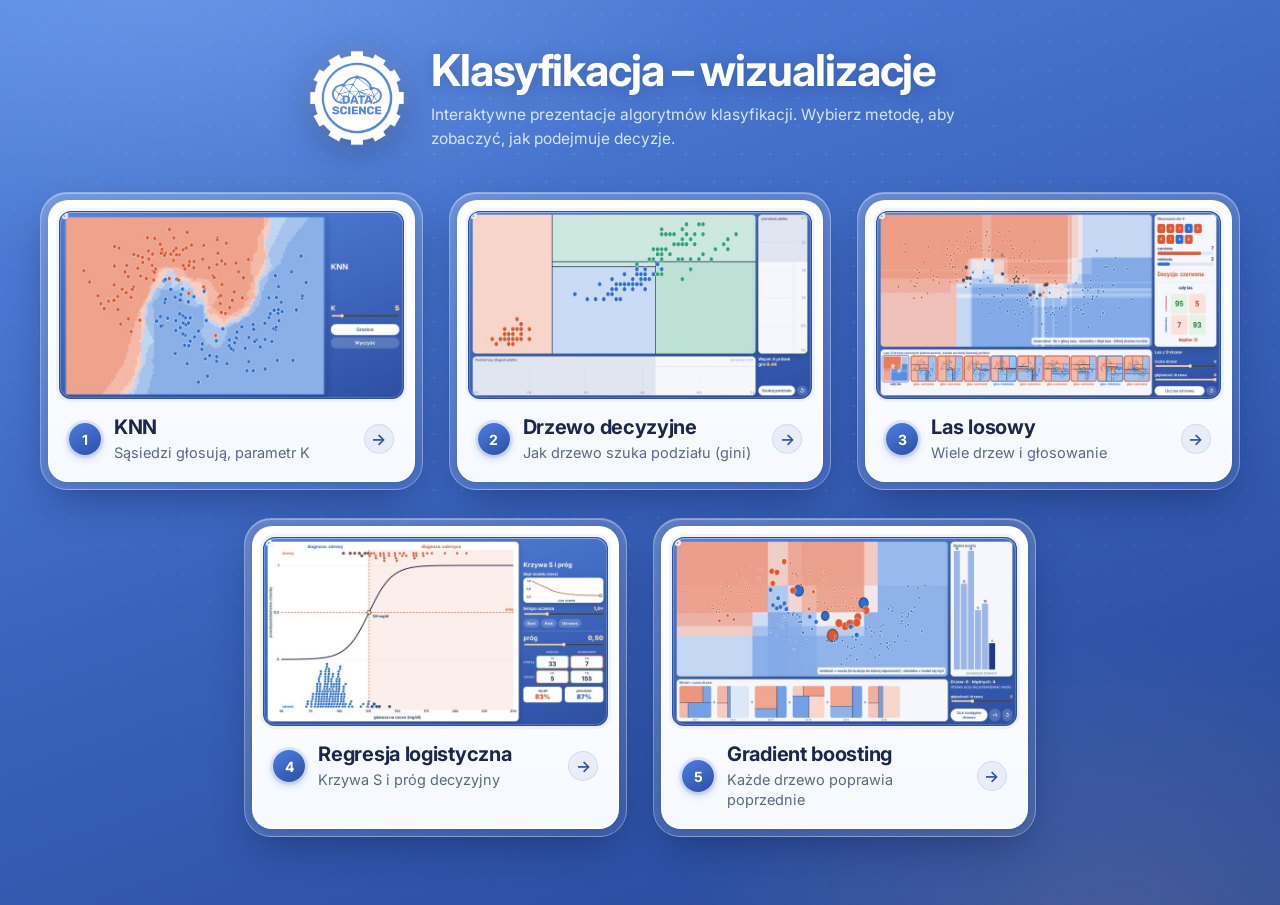
<file: index.html>
<!DOCTYPE html>
<html lang="pl">
<head>
<meta charset="utf-8">
<meta name="viewport" content="width=device-width,initial-scale=1">
<meta name="description" content="Interaktywne wizualizacje algorytmów klasyfikacji – Koło Naukowe Data Science.">
<title>Klasyfikacja – wizualizacje</title>
<link rel="icon" type="image/png" href="logo.png">
<link rel="preconnect" href="https://fonts.googleapis.com">
<link rel="preconnect" href="https://fonts.gstatic.com" crossorigin>
<link href="https://fonts.googleapis.com/css2?family=Inter:wght@400;500;600;700&display=swap" rel="stylesheet">
<style>
*,*::before,*::after{box-sizing:border-box}
:root{
  --bg-top:#5687e0;
  --bg-bottom:#264696;
  --ink:#1b274b;
  --muted:#5a688d;
  --accent:#ffd89d;
  --blue:#2d4fa3;
  --blue-bright:#4d7ee0;
}
html{background:var(--bg-bottom)}
body{
  margin:0;
  min-height:100vh;
  font-family:'Inter',system-ui,-apple-system,Segoe UI,Roboto,sans-serif;
  color:#fff;
  background:
    radial-gradient(900px 520px at 14% -6%,rgba(147,190,255,.32),transparent 62%),
    radial-gradient(760px 520px at 88% 104%,rgba(255,216,157,.14),transparent 60%),
    linear-gradient(160deg,var(--bg-top) 0%,#3a63bd 48%,var(--bg-bottom) 100%);
  padding:46px 28px 68px;
  position:relative;
  overflow-x:hidden;
  -webkit-font-smoothing:antialiased;
}
body::before{
  content:"";
  position:fixed;
  inset:0;
  pointer-events:none;
  background-image:radial-gradient(rgba(255,255,255,.11) 1px,transparent 1px);
  background-size:28px 28px;
  mask-image:radial-gradient(ellipse 85% 75% at 50% 30%,#000 30%,transparent 100%);
  -webkit-mask-image:radial-gradient(ellipse 85% 75% at 50% 30%,#000 30%,transparent 100%);
}
.wrap{
  position:relative;
  max-width:1200px;
  margin:0 auto;
}
header{
  display:flex;
  align-items:center;
  justify-content:center;
  gap:26px;
  max-width:820px;
  margin:0 auto 42px;
}
.logo-wrap{
  position:relative;
  flex:none;
  width:96px;
  height:96px;
  display:flex;
  align-items:center;
  justify-content:center;
}
.logo-wrap::before{
  content:"";
  position:absolute;
  inset:-10px;
  border-radius:999px;
  background:radial-gradient(circle,rgba(255,255,255,.24) 0%,rgba(255,216,157,.10) 48%,transparent 72%);
  pointer-events:none;
}
.logo{
  position:relative;
  display:block;
  width:100%;
  height:100%;
  object-fit:contain;
  filter:drop-shadow(0 8px 18px rgba(12,26,68,.34));
  transition:transform .45s cubic-bezier(.22,1,.36,1);
}
.logo-wrap:hover .logo{
  transform:rotate(15deg) scale(1.03);
}
.hero-copy{
  min-width:0;
  text-align:left;
}
h1{
  margin:0;
  font-size:clamp(30px,4.2vw,44px);
  font-weight:700;
  letter-spacing:-.025em;
  line-height:1.12;
  text-shadow:0 2px 18px rgba(15,30,74,.24);
}
.lead{
  margin:8px 0 0;
  max-width:540px;
  font-size:15.5px;
  line-height:1.5;
  color:rgba(236,243,255,.88);
}
.grid{
  display:flex;
  flex-wrap:wrap;
  justify-content:center;
  gap:28px 26px;
}
a.card{
  flex:0 1 calc((100% - 52px) / 3);
  min-width:0;
  display:flex;
  text-decoration:none;
  color:var(--ink);
  padding:7px;
  border-radius:27px;
  background:linear-gradient(155deg,rgba(255,255,255,.22) 0%,rgba(255,255,255,.07) 100%);
  border:1px solid rgba(255,255,255,.30);
  box-shadow:
    inset 0 1px 0 rgba(255,255,255,.34),
    0 18px 40px -12px rgba(12,26,68,.44);
  backdrop-filter:blur(8px);
  -webkit-backdrop-filter:blur(8px);
  transition:
    transform .22s cubic-bezier(.22,1,.36,1),
    background .22s ease,
    border-color .22s ease,
    box-shadow .22s cubic-bezier(.22,1,.36,1);
}
a.card:hover,a.card:focus-visible{
  transform:translateY(-6px);
  background:linear-gradient(155deg,rgba(255,216,157,.30) 0%,rgba(255,255,255,.10) 100%);
  border-color:rgba(255,216,157,.72);
  box-shadow:
    inset 0 1px 0 rgba(255,240,210,.55),
    0 26px 50px -12px rgba(10,22,58,.54),
    0 0 24px rgba(255,216,157,.20);
  outline:none;
}
a.card:focus-visible{
  border-color:var(--accent);
  box-shadow:
    0 0 0 3px rgba(255,216,157,.55),
    inset 0 1px 0 rgba(255,240,210,.55),
    0 26px 50px -12px rgba(10,22,58,.54);
}
.card-inner{
  flex:1;
  min-width:0;
  display:flex;
  flex-direction:column;
  background:linear-gradient(180deg,#ffffff 0%,#f6f9ff 100%);
  border-radius:20px;
  padding:10px 10px 0;
  border:1px solid rgba(255,255,255,.96);
  box-shadow:0 2px 10px rgba(15,30,74,.14);
}
.thumb{
  position:relative;
  aspect-ratio:750 / 410;
  border-radius:12px;
  overflow:hidden;
  background:var(--blue);
  border:1px solid rgba(45,79,163,.18);
  box-shadow:0 0 0 3px rgba(86,135,224,.09);
  transition:border-color .22s ease,box-shadow .22s ease;
}
.thumb::after{
  content:"";
  position:absolute;
  inset:0;
  border-radius:inherit;
  pointer-events:none;
  box-shadow:
    inset 0 0 0 1px rgba(255,255,255,.18),
    inset 0 1px 0 rgba(255,255,255,.28);
}
a.card:hover .thumb,a.card:focus-visible .thumb{
  border-color:rgba(45,79,163,.32);
  box-shadow:0 0 0 3px rgba(86,135,224,.17);
}
.thumb img{
  display:block;
  width:100%;
  height:100%;
  object-fit:cover;
  transition:transform .38s cubic-bezier(.22,1,.36,1);
}
a.card:hover .thumb img,a.card:focus-visible .thumb img{
  transform:scale(1.028);
}
.body{
  padding:16px 10px 18px;
  display:flex;
  align-items:center;
  gap:13px;
}
.num{
  flex:none;
  width:32px;
  height:32px;
  border-radius:999px;
  background:linear-gradient(150deg,var(--blue-bright),var(--blue));
  color:#fff;
  font-weight:700;
  font-size:14px;
  display:flex;
  align-items:center;
  justify-content:center;
  box-shadow:
    0 0 0 3px rgba(86,135,224,.15),
    0 3px 8px rgba(45,79,163,.28);
  transition:transform .22s ease,box-shadow .22s ease;
}
a.card:hover .num,a.card:focus-visible .num{
  transform:scale(1.05);
  box-shadow:
    0 0 0 4px rgba(255,216,157,.45),
    0 4px 10px rgba(45,79,163,.34);
}
.text{
  flex:1;
  min-width:0;
}
.card h2{
  margin:0;
  font-size:20px;
  font-weight:700;
  letter-spacing:-.015em;
  line-height:1.2;
}
.card p{
  margin:4px 0 0;
  font-size:14.5px;
  color:var(--muted);
  line-height:1.4;
}
.arrow{
  flex:none;
  width:30px;
  height:30px;
  border-radius:999px;
  display:flex;
  align-items:center;
  justify-content:center;
  font-size:16px;
  font-weight:600;
  color:var(--blue);
  background:rgba(45,79,163,.07);
  border:1px solid rgba(45,79,163,.12);
  transition:transform .22s ease,background-color .22s ease,color .22s ease,border-color .22s ease;
}
a.card:hover .arrow,a.card:focus-visible .arrow{
  transform:translateX(3px);
  background:var(--blue);
  border-color:var(--blue);
  color:#fff;
}
@media (max-width:1060px){
  a.card{flex-basis:calc((100% - 26px) / 2)}
}
@media (max-width:680px){
  body{padding:36px 18px 52px}
  header{
    flex-direction:column;
    gap:16px;
    margin-bottom:32px;
  }
  .logo-wrap{width:88px;height:88px}
  .hero-copy{text-align:center}
  .lead{margin-inline:auto}
  .grid{gap:22px}
  a.card{flex-basis:100%}
}
@media (prefers-reduced-motion:reduce){
  .logo,a.card,.thumb,.thumb img,.num,.arrow{transition:none}
  .logo-wrap:hover .logo{transform:none}
  a.card:hover,a.card:focus-visible{transform:none}
  a.card:hover .thumb img,a.card:focus-visible .thumb img{transform:none}
}
</style>
</head>
<body>
<div class="wrap">
  <header>
    <div class="logo-wrap">
      <img class="logo" src="logo.png" alt="Logo Koła Naukowego Data Science" width="96" height="96">
    </div>
    <div class="hero-copy">
      <h1>Klasyfikacja – wizualizacje</h1>
      <p class="lead">Interaktywne prezentacje algorytmów klasyfikacji. Wybierz metodę, aby zobaczyć, jak podejmuje decyzje.</p>
    </div>
  </header>
  <main class="grid">
    <a class="card" href="knn/index.html">
      <div class="card-inner">
        <div class="thumb"><img src="img/knn.jpg" alt="Podgląd wizualizacji KNN" width="750" height="410"></div>
        <div class="body">
          <span class="num">1</span>
          <div class="text">
            <h2>KNN</h2>
            <p>Sąsiedzi głosują, parametr K</p>
          </div>
          <span class="arrow" aria-hidden="true">→</span>
        </div>
      </div>
    </a>
    <a class="card" href="drzewo/index.html">
      <div class="card-inner">
        <div class="thumb"><img src="img/drzewo.jpg" alt="Podgląd wizualizacji Drzewo decyzyjne" width="750" height="410"></div>
        <div class="body">
          <span class="num">2</span>
          <div class="text">
            <h2>Drzewo decyzyjne</h2>
            <p>Jak drzewo szuka podziału (gini)</p>
          </div>
          <span class="arrow" aria-hidden="true">→</span>
        </div>
      </div>
    </a>
    <a class="card" href="las/index.html">
      <div class="card-inner">
        <div class="thumb"><img src="img/las.jpg" alt="Podgląd wizualizacji Las losowy" width="750" height="410"></div>
        <div class="body">
          <span class="num">3</span>
          <div class="text">
            <h2>Las losowy</h2>
            <p>Wiele drzew i głosowanie</p>
          </div>
          <span class="arrow" aria-hidden="true">→</span>
        </div>
      </div>
    </a>
    <a class="card" href="regresja/index.html">
      <div class="card-inner">
        <div class="thumb"><img src="img/regresja.jpg" alt="Podgląd wizualizacji Regresja logistyczna" width="750" height="410"></div>
        <div class="body">
          <span class="num">4</span>
          <div class="text">
            <h2>Regresja logistyczna</h2>
            <p>Krzywa S i próg decyzyjny</p>
          </div>
          <span class="arrow" aria-hidden="true">→</span>
        </div>
      </div>
    </a>
    <a class="card" href="boosting/index.html">
      <div class="card-inner">
        <div class="thumb"><img src="img/boosting.jpg" alt="Podgląd wizualizacji Gradient boosting" width="750" height="410"></div>
        <div class="body">
          <span class="num">5</span>
          <div class="text">
            <h2>Gradient boosting</h2>
            <p>Każde drzewo poprawia poprzednie</p>
          </div>
          <span class="arrow" aria-hidden="true">→</span>
        </div>
      </div>
    </a>
  </main>
</div>
</body>
</html>
</file>
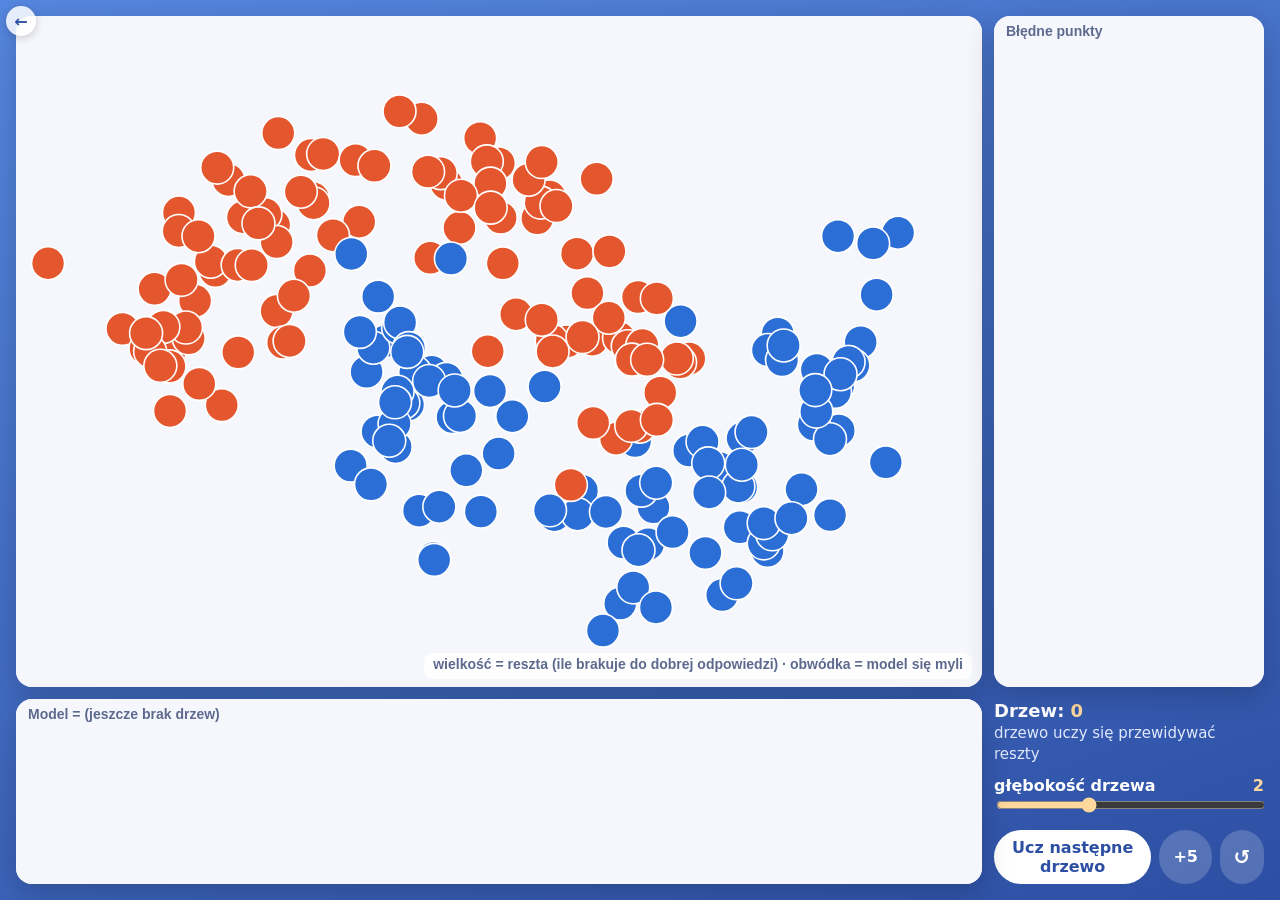
<file: boosting/index.html>
<!DOCTYPE html><html lang="pl"><head><meta charset="utf-8"><meta name="viewport" content="width=device-width,initial-scale=1"><title>Boosting – reszty</title><link rel="stylesheet" href="tv.css"><link rel="stylesheet" href="bst.css">
<style>.grid{flex:1;min-width:0;display:grid;grid-template-columns:minmax(0,1fr) 270px;grid-template-rows:minmax(0,1fr) 185px;gap:12px}
@media(max-width:900px){html,body{height:auto}body{overflow-x:hidden;overflow-y:auto}
.app{display:block;height:auto;min-height:100vh;padding:46px 10px 20px}
.grid{display:flex;flex-direction:column;gap:10px}
.grid>.card:nth-child(1){order:1;height:clamp(300px,92vw,600px)}
.grid>.corner{order:2;gap:12px;overflow:visible}
.grid>.card:nth-child(3){order:3;height:130px}
.grid>.card:nth-child(2){order:4;height:190px}
.head{font-size:17px}.ctl2 .r{font-size:17px}.ctl2 input{height:28px}
.corner .bar{gap:10px}.corner button{padding:11px 14px;font-size:17px}.corner .rst{flex:0 0 52px}
#c,#th,#er{touch-action:pan-y}}
</style></head>
<body><a href="../index.html" title="Wszystkie wizualizacje" style="position:fixed;left:6px;top:6px;z-index:9;width:30px;height:30px;display:flex;align-items:center;justify-content:center;font:700 16px Inter,system-ui,sans-serif;color:#2d4fa3;background:#ffffffd9;border-radius:999px;text-decoration:none;box-shadow:0 2px 8px #0003">←</a><div class="app"><div class="grid">
<div class="card"><canvas id="c"></canvas></div>
<div class="card"><canvas id="er"></canvas></div>
<div class="card"><canvas id="th"></canvas></div>
<div class="corner"><div class="head" id="head"></div>
<div class="ctl2"><div class="r"><span>głębokość drzewa</span><b id="dv"></b></div><input id="dp" type="range" min="1" max="4" value="2"></div>
<div class="bar"><button id="go" class="on main">Ucz następne drzewo</button><button id="five">+5</button><button id="rst" class="rst" title="Od nowa">↺</button></div></div>
</div></div>
<script>window.MODE='B'</script><script src="common.js"></script><script src="eng.js"></script><script src="app.js"></script></body></html>
</file>
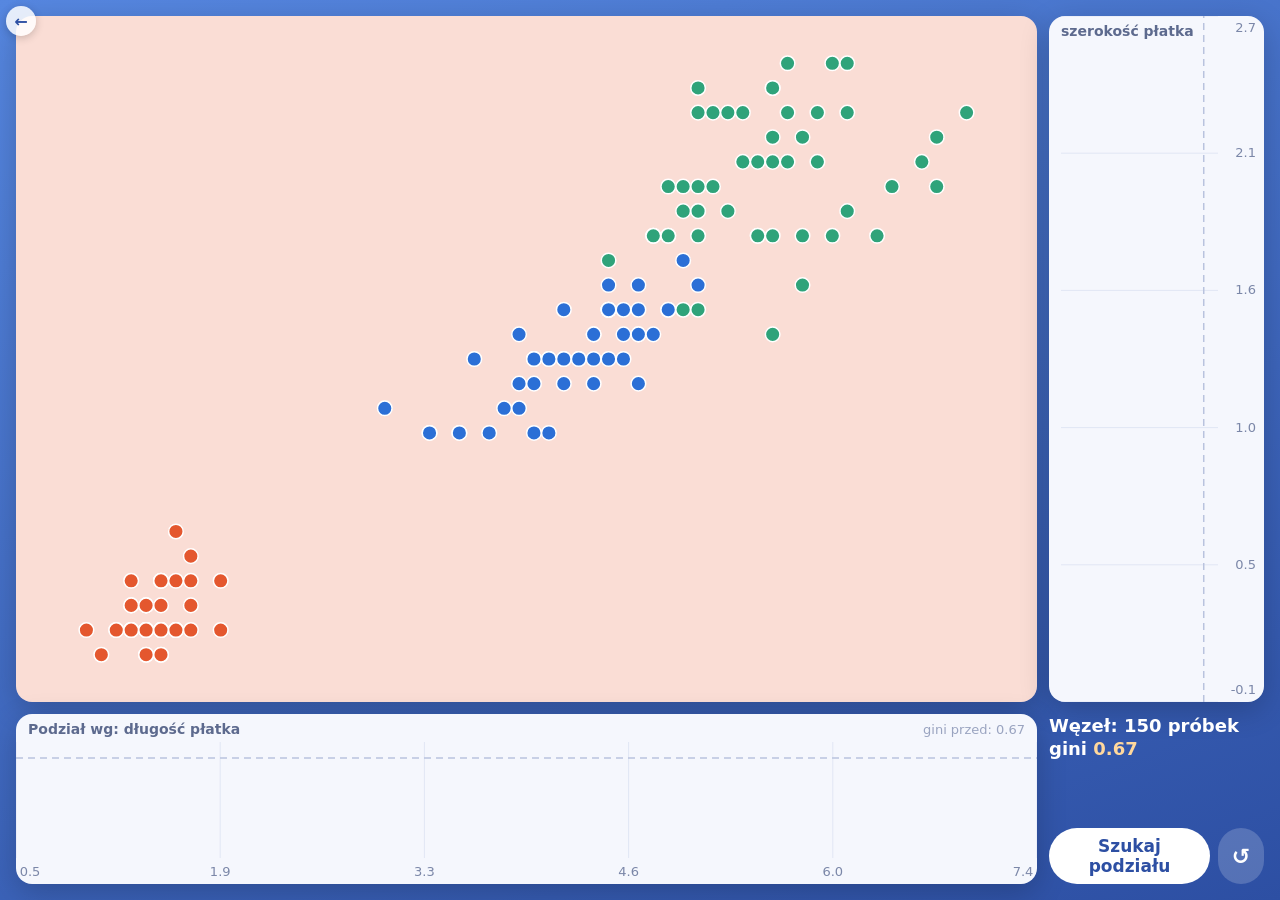
<file: drzewo/index.html>
<!DOCTYPE html><html lang="pl"><head><meta charset="utf-8"><meta name="viewport" content="width=device-width,initial-scale=1"><title>Jak uczy się drzewo</title><link rel="stylesheet" href="tv.css">
<style>
.grid{flex:1;min-width:0;display:grid;grid-template-columns:minmax(0,1fr) 215px;grid-template-rows:minmax(0,1fr) 170px;gap:12px}
.card{background:#f5f7fd;border-radius:16px;box-shadow:0 8px 30px #0003;overflow:hidden;min-height:0}
.card canvas{box-shadow:none;border-radius:0;background:transparent}
.corner{display:flex;flex-direction:column;justify-content:space-between;gap:6px;min-height:0;overflow:hidden}
.head{font-size:18px;font-weight:600;line-height:1.3}
.head b{color:#ffd89d}.head small{display:block;font-size:16px;font-weight:500;color:#dfe8ff}
.cnt{font-size:20px;font-weight:700;letter-spacing:.5px}
.cnt i{font-style:normal;padding:0 3px;border-radius:5px;background:#fff}
.corner button{padding:8px 14px;font-size:17px}.corner .bar{flex-direction:row;gap:8px}.corner #rst{flex:0 0 46px;padding:8px 0;font-size:22px}.corner #go{flex:1;padding:8px 6px}
button:disabled{opacity:.45;cursor:default}
@media(max-width:900px){html,body{height:auto}body{overflow-x:hidden;overflow-y:auto}
.app{display:block;height:auto;min-height:100vh;padding:46px 10px 20px}
.grid{grid-template-columns:minmax(0,1fr) 110px;grid-template-rows:clamp(260px,78vw,560px) 130px auto;gap:8px}
.corner{grid-column:1/-1;gap:12px;overflow:visible}.head{font-size:17px}
.corner .bar{gap:10px}.corner #go{padding:11px 6px;font-size:17px}.corner #rst{flex:0 0 52px;padding:10px 0}
#c,#gb{touch-action:pan-y}}
</style></head>
<body><a href="../index.html" title="Wszystkie wizualizacje" style="position:fixed;left:6px;top:6px;z-index:9;width:30px;height:30px;display:flex;align-items:center;justify-content:center;font:700 16px Inter,system-ui,sans-serif;color:#2d4fa3;background:#ffffffd9;border-radius:999px;text-decoration:none;box-shadow:0 2px 8px #0003">←</a><div class="app"><div class="grid">
<div class="card" style="background:transparent"><canvas id="c"></canvas></div>
<div class="card"><canvas id="gr"></canvas></div>
<div class="card"><canvas id="gb"></canvas></div>
<div class="corner"><div class="head" id="head"></div><div class="bar"><button id="go" class="on">Szukaj podziału</button><button id="rst" title="Od nowa">↺</button></div></div>
</div></div>
<script src="common.js"></script>
<script>
const S=SKN,$=S.$,C=S.COLORS,ds=S.makeDataset('iris_petal',1),X=ds.X,Y=ds.y;
const NAMES=['długość płatka','szerokość płatka'],MAXD=4,DUR=1800;
const p=new S.Plot($('c'),ds,{margin:0});const _rs=p.resize.bind(p);p.resize=function(){_rs();p.l=0;p.t=0;p.r=p.w;p.b=p.h};p.resize();
let leaves,splits,cur,res,best,hover,mode,scan,raf;
function mk(idx,b,d){const c=[0,0,0];idx.forEach(i=>c[Y[i]]++);const n=idx.length;let g=1;c.forEach(v=>g-=(v/n)**2);return{idx,b,d,c,n,g:Math.max(0,g),pred:S.argmax(c)}}
function init(){cancelAnimationFrame(raf);leaves=[mk(X.map((_,i)=>i),[ds.xlim[0],ds.xlim[1],ds.ylim[0],ds.ylim[1]],0)];splits=[];hover=null;pick()}
function pick(){for(;;){cur=leaves.find(l=>!l.stop&&l.g>1e-9&&l.d<MAXD&&l.n>=2)||null;res=null;best=null;scan=null;hover=null;if(!cur){mode='done';return}compute();if(best){mode='idle';return}cur.stop=true}}
function compute(){res=[0,1].map(f=>{const o=cur.idx.slice().sort((a,b)=>X[a][f]-X[b][f]),n=cur.n,L=[0,0,0],R=cur.c.slice(),pts=[];
 for(let k=0;k<n-1;k++){const i=o[k];L[Y[i]]++;R[Y[i]]--;const v=X[i][f],v2=X[o[k+1]][f];if(v===v2)continue;
  const nl=k+1,nr=n-nl;let gl=1,gr=1;for(let c=0;c<3;c++){gl-=(L[c]/nl)**2;gr-=(R[c]/nr)**2}pts.push([(v+v2)/2,(nl*gl+nr*gr)/n])}pts.unshift([cur.b[2*f],cur.g]);pts.push([cur.b[2*f+1],cur.g]);return pts});
 res.forEach((pts,f)=>pts.forEach(q=>{if(!best||q[1]<best.score-1e-12)best={f,thr:q[0],score:q[1]}}));
 if(best&&best.score>=cur.g-1e-12)best=null}
function apply(){const{f,thr}=best,L=[],R=[];cur.idx.forEach(i=>(X[i][f]<=thr?L:R).push(i));
 const b=cur.b,bl=b.slice(),br=b.slice();bl[2*f+1]=thr;br[2*f]=thr;splits.push({f,thr,b:b.slice()});
 leaves.splice(leaves.indexOf(cur),1,mk(L,bl,cur.d+1),mk(R,br,cur.d+1));pick()}
function counts(f,t){const l=[0,0,0],r=[0,0,0];cur.idx.forEach(i=>(X[i][f]<=t?l:r)[Y[i]]++);return{l,r}}
/* ---- animacja skanu ---- */
function startScan(){mode='scan';scan={f:0,t0:performance.now(),pos:cur.b[0]};loop()}
function loop(){const now=performance.now();let k=(now-scan.t0)/DUR;const f=scan.f,b=cur.b;
 if(k>=1){if(f===0){scan={f:1,t0:now,pos:b[2]};k=0}else{mode='found';scan=null;draw();return}}
 const ff=scan.f;scan.pos=cur.b[2*ff]+(cur.b[2*ff+1]-cur.b[2*ff])*Math.min(1,k);draw();raf=requestAnimationFrame(loop)}
/* ---- rysowanie ---- */
function rect(b){return[p.sx(b[0]),p.sy(b[3]),p.sx(b[1])-p.sx(b[0]),p.sy(b[2])-p.sy(b[3])]}
function cand(f,t,b,style,w,dash){const c=p.ctx;c.save();c.beginPath();c.strokeStyle=style;c.lineWidth=w;c.setLineDash(dash||[]);
 if(f===0){c.moveTo(p.sx(t),p.sy(b[2]));c.lineTo(p.sx(t),p.sy(b[3]))}else{c.moveTo(p.sx(b[0]),p.sy(t));c.lineTo(p.sx(b[1]),p.sy(t))}c.stroke();c.restore()}
function activeLine(){if(mode==='scan')return{f:scan.f,t:scan.pos};if(hover)return hover;return null}
function drawScatter(){p.clear();const c=p.ctx;
 leaves.forEach(l=>{const r=rect(l.b),col=S.hexToRgb(C[l.pred]),pu=1-l.g/(2/3);c.fillStyle='rgba('+col.join(',')+','+(0.2+0.35*pu)+')';c.fillRect(r[0],r[1],r[2],r[3])});
 if(cur){c.fillStyle='rgba(255,255,255,.55)';leaves.forEach(l=>{if(l!==cur){const r=rect(l.b);c.fillRect(r[0],r[1],r[2],r[3])}})}
 splits.forEach(s=>cand(s.f,s.thr,s.b,'#1f2a4d',2.6));
 p.points(X,Y,'train',Math.max(5,p.w/140));
 if(cur&&mode==='found'&&best)cand(best.f,best.thr,cur.b,'#1f2a4d',3.2,[10,7]);
 const a=activeLine();if(cur&&a)cand(a.f,a.t,cur.b,'#7b5cf0',4)}
function setup(cv){const d=devicePixelRatio||1,r=cv.getBoundingClientRect();cv.width=r.width*d;cv.height=r.height*d;const x=cv.getContext('2d');x.setTransform(d,0,0,d,0,0);return{x,w:r.width,h:r.height}}
function visible(f){if(!cur||!res)return[];const pts=res[f];
 if(mode==='found'||mode==='done')return pts;if(mode==='scan'){if(f<scan.f)return pts;if(f>scan.f)return[];
  const v=pts.filter(q=>q[0]<=scan.pos);if(v.length)v.push([scan.pos,v[v.length-1][1]]);return v}return[]}
/* f=0: pasek pod wykresem (X wspólne z wykresem); f=1: pasek z prawej (Y wspólne) */
function drawStrip(f){const cv=$(f===0?'gb':'gr'),G=setup(cv),x=G.x;if(!cur)return;
 const gmax=cur.g*1.1,B=f===0?{t:34,b:26}:{l:12,r:46};
 const sc=v=>f===0?G.h-B.b-v/gmax*(G.h-B.t-B.b):B.l+v/gmax*(G.w-B.l-B.r);
 const pos=f===0?(v=>p.sx(v)):(v=>p.sy(v));
 const P=q=>f===0?[pos(q[0]),sc(q[1])]:[sc(q[1]),pos(q[0])];
 const b0=cur.b[2*f],b1=cur.b[2*f+1],lim=f===0?ds.xlim:ds.ylim;
 x.font='500 13px Inter,system-ui,sans-serif';x.fillStyle='#7b87a8';x.strokeStyle='#e1e6f4';x.lineWidth=1;
 for(let i=0;i<=5;i++){const v=lim[0]+(lim[1]-lim[0])*i/5,q=pos(v);
  x.beginPath();if(f===0){x.moveTo(q,B.t-6);x.lineTo(q,G.h-B.b);x.stroke();x.textAlign='center';x.fillText(v.toFixed(1),Math.min(G.w-14,Math.max(14,q)),G.h-8)}
  else{x.moveTo(B.l,q);x.lineTo(G.w-B.r,q);x.stroke();x.textAlign='right';x.fillText(v.toFixed(1),G.w-8,Math.min(G.h-8,Math.max(16,q+4)))}}
 x.fillStyle='rgba(120,135,175,.16)';
 if(f===0){x.fillRect(0,0,pos(b0),G.h);x.fillRect(pos(b1),0,G.w-pos(b1),G.h)}else{x.fillRect(0,0,G.w,pos(b1));x.fillRect(0,pos(b0),G.w,G.h-pos(b0))}
 x.strokeStyle='#b9c3de';x.lineWidth=1.5;x.setLineDash([7,5]);x.beginPath();
 if(f===0){x.moveTo(pos(b0),sc(cur.g));x.lineTo(pos(b1),sc(cur.g))}else{x.moveTo(sc(cur.g),pos(b0));x.lineTo(sc(cur.g),pos(b1))}x.stroke();x.setLineDash([]);
 x.fillStyle='#5d6a8e';x.font='700 14px Inter,system-ui,sans-serif';x.textAlign='left';
 {const narrow=G.w<420;let t=f===0?(narrow?NAMES[0]:'Podział wg: '+NAMES[0]):NAMES[1];if(x.measureText(t).width>G.w-16){x.font='700 12px Inter,system-ui,sans-serif';t.split(' ').forEach((s,i)=>x.fillText(s,8,18+i*14))}else x.fillText(t,12,20)}
 if(f===0){x.font='500 13px Inter,system-ui,sans-serif';x.fillStyle='#9aa4c0';x.textAlign='right';x.fillText((G.w<420?'gini: ':'gini przed: ')+cur.g.toFixed(2),G.w-12,20)}
 const pts=visible(f);
 if(pts.length>1){const A=pts.map(P),first=A[0],last=A[A.length-1];
  const base=q=>f===0?[q[0],sc(0)]:[sc(0),q[1]],par=q=>f===0?[q[0],sc(cur.g)]:[sc(cur.g),q[1]];
  x.beginPath();x.moveTo(base(first)[0],base(first)[1]);A.forEach(q=>x.lineTo(q[0],q[1]));x.lineTo(base(last)[0],base(last)[1]);x.closePath();
  const gr=f===0?x.createLinearGradient(0,sc(cur.g),0,sc(0)):x.createLinearGradient(sc(0),0,sc(cur.g),0);
  gr.addColorStop(0,f===0?'rgba(43,111,214,.10)':'rgba(43,111,214,.02)');gr.addColorStop(1,f===0?'rgba(43,111,214,.02)':'rgba(43,111,214,.10)');x.fillStyle=gr;x.fill();
  x.beginPath();x.moveTo(par(first)[0],par(first)[1]);A.forEach(q=>x.lineTo(q[0],q[1]));x.lineTo(par(last)[0],par(last)[1]);x.closePath();x.fillStyle='rgba(86,135,224,.50)';x.fill();
  x.beginPath();A.forEach((q,i)=>i?x.lineTo(q[0],q[1]):x.moveTo(q[0],q[1]));x.strokeStyle='#1f3b8a';x.lineWidth=3;x.lineJoin='round';x.stroke()}
 if(mode==='found'||mode==='done'){const win=best&&best.f===f;
  if(res&&res[f].length){let m=res[f][0];res[f].forEach(q=>{if(q[1]<m[1])m=q});const a=P(m);
   x.beginPath();x.arc(a[0],a[1],win?9:5,0,6.2832);x.fillStyle=win?'#1f3b8a':'#9aa4c0';x.fill();x.lineWidth=2.5;x.strokeStyle='#fff';x.stroke()}}
 const a=activeLine();if(a&&a.f===f){x.strokeStyle='#7b5cf0';x.lineWidth=3;x.beginPath();
  if(f===0){x.moveTo(pos(a.t),0);x.lineTo(pos(a.t),G.h-B.b)}else{x.moveTo(0,pos(a.t));x.lineTo(G.w-B.r,pos(a.t))}x.stroke();
  if(pts.length){const q=mode==='scan'?pts[pts.length-1]:[a.t,a.s],pp=P(q);x.beginPath();x.arc(pp[0],pp[1],7,0,6.2832);x.fillStyle='#7b5cf0';x.fill();x.lineWidth=2.5;x.strokeStyle='#fff';x.stroke()}}}
function cnt(c){return c.map((v,i)=>'<i style="color:'+C[i]+'">'+v+'</i>').join('')}
function head(){const h=$('head'),go=$('go');
 if(mode==='done'){h.innerHTML='Drzewo gotowe<small>'+leaves.length+' liści · '+splits.length+' podziałów</small>';go.disabled=true;go.textContent='Szukaj podziału';return}
 let s='Węzeł: '+cur.n+' próbek<br>gini <b>'+cur.g.toFixed(2)+'</b>';
 const a=mode==='scan'?{f:scan.f,t:scan.pos}:(mode==='found'?(hover||{f:best.f,t:best.thr}):null);
 if(mode==='found'&&!hover)s+=' → <b>'+best.score.toFixed(2)+'</b><small>'+NAMES[best.f]+' ≤ '+best.thr.toFixed(2)+'</small>';
 else if(a)s+='<small>'+NAMES[a.f]+' ≤ '+a.t.toFixed(2)+'</small>';
 if(a){const c=counts(a.f,a.t);s+='<div class="cnt">'+cnt(c.l)+'<br>'+cnt(c.r)+'</div>'}
 h.innerHTML=s;go.disabled=mode==='scan';go.textContent=mode==='idle'?'Szukaj podziału':mode==='scan'?'Szukam…':'Podziel tutaj'}
function draw(){drawScatter();drawStrip(0);drawStrip(1);head()}
/* hover po paskach (tylko gdy skan zakończony) */
function hv(f,e){if(mode!=='found')return;const cv=$(f===0?'gb':'gr'),r=cv.getBoundingClientRect();
 const t=f===0?p.ix(e.clientX-r.left):p.iy(e.clientY-r.top);if(t<cur.b[2*f]||t>cur.b[2*f+1]){hover=null;draw();return}
 let q=res[f][0];res[f].forEach(a=>{if(Math.abs(a[0]-t)<Math.abs(q[0]-t))q=a});hover={f,t:q[0],s:q[1]};draw()}
[0,1].forEach(f=>{const cv=$(f===0?'gb':'gr');cv.addEventListener('pointermove',e=>hv(f,e));cv.addEventListener('pointerdown',e=>hv(f,e));const off=e=>{if(hover){hover=null;draw()}};cv.addEventListener('pointerleave',off);cv.addEventListener('pointerup',e=>{if(e.pointerType!=='mouse')off()});cv.addEventListener('pointercancel',off)});
function act(){if(mode==='idle')startScan();else if(mode==='found'){apply();draw()}}
$('go').addEventListener('click',act);$('rst').addEventListener('click',()=>{init();draw()});
addEventListener('keydown',e=>{if(e.key===' '||e.key==='Enter'){e.preventDefault();act()}});
S.onResize(()=>{p.resize();draw()});init();draw();
</script></body></html>
</file>
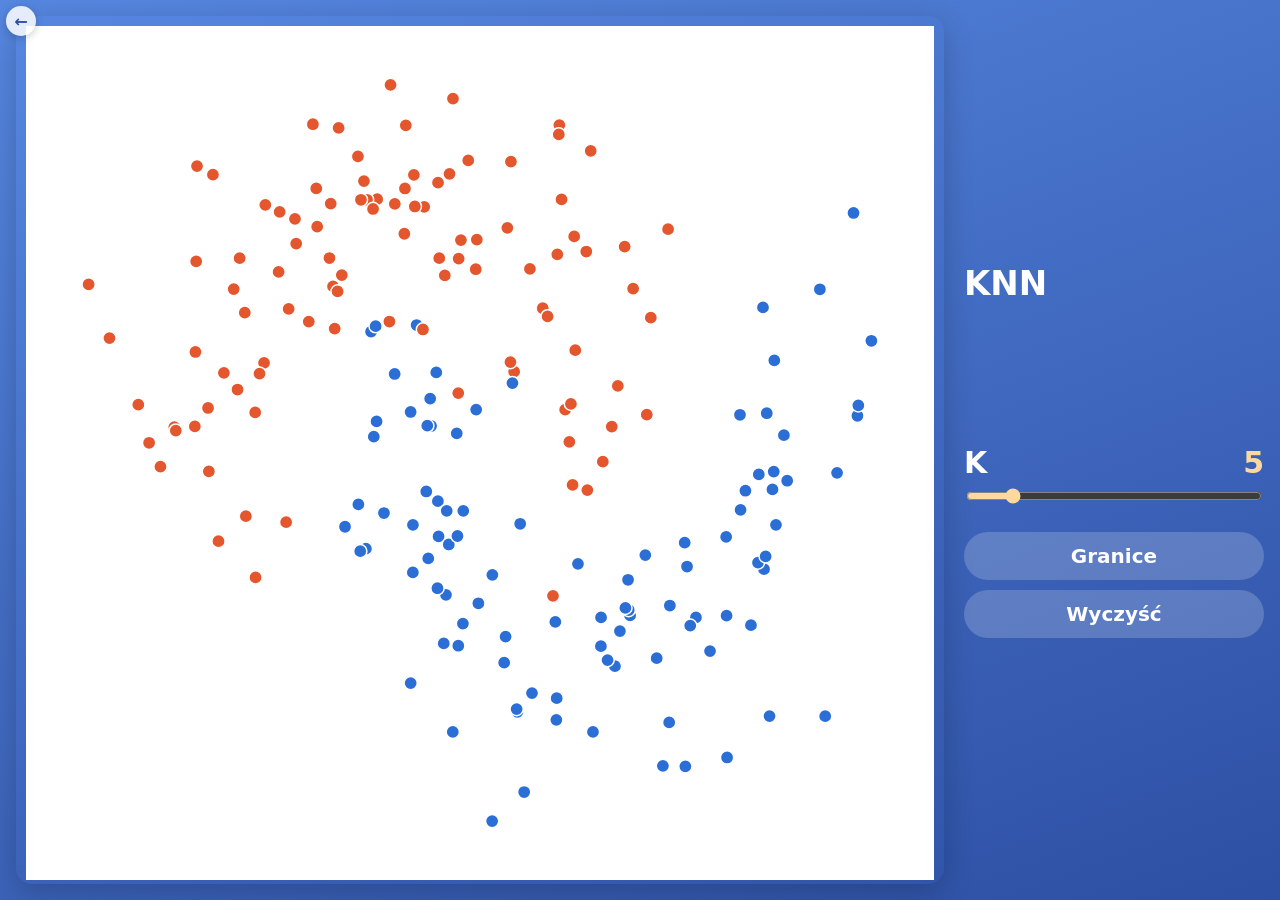
<file: knn/index.html>
<!DOCTYPE html><html lang="pl"><head><meta charset="utf-8"><meta name="viewport" content="width=device-width,initial-scale=1"><title>KNN</title><link rel="stylesheet" href="kv.css">
<style>
html,body{height:100%}
body{padding:0;display:block;overflow:hidden}
.app{height:100vh;display:flex;gap:20px;padding:16px}
.stage{flex:1;min-width:0;height:100%}
.stage canvas{width:100%;height:100%;aspect-ratio:auto;border-radius:16px}
.side{width:300px;display:flex;flex-direction:column;justify-content:center;gap:26px}
.side h1{margin:0;font-size:34px}
.votes{min-height:90px;margin:0;font-size:54px;gap:18px}
.ctl{margin:0;flex-direction:column;align-items:stretch;gap:6px}
.ctl .row1{display:flex;justify-content:space-between;font-size:30px}
.bar{display:flex;flex-direction:column;gap:10px}
.bar button{font:inherit;font-size:20px;font-weight:600;padding:12px 20px;border-radius:999px;border:0;background:#ffffff30;color:#fff;cursor:pointer}
.bar button.on{background:#fff;color:#2d4fa3}
@media(max-width:900px){html,body{height:auto}body{overflow-x:hidden;overflow-y:auto}
.app{flex-direction:column;height:auto;min-height:100vh;gap:14px;padding:46px 10px 20px}
.stage{flex:none;height:auto;width:100%;max-width:640px;margin:0 auto}.stage canvas{height:auto;aspect-ratio:1/1;touch-action:manipulation}
.side{width:100%;max-width:640px;margin:0 auto;gap:14px}.side h1{display:none}
.votes{font-size:32px;min-height:46px;gap:14px}.ctl .row1{font-size:22px}.bar{flex-direction:row}.bar button{flex:1;font-size:17px;padding:11px 14px}}
</style></head>
<body><a href="../index.html" title="Wszystkie wizualizacje" style="position:fixed;left:6px;top:6px;z-index:9;width:30px;height:30px;display:flex;align-items:center;justify-content:center;font:700 16px Inter,system-ui,sans-serif;color:#2d4fa3;background:#ffffffd9;border-radius:999px;text-decoration:none;box-shadow:0 2px 8px #0003">←</a><div class="app">
<div class="stage"><canvas id="c"></canvas></div>
<div class="side"><h1>KNN</h1>
<div class="votes" id="v"></div>
<div class="ctl"><div class="row1"><span>K</span><b id="kv">5</b></div><input id="k" type="range" min="1" max="30" value="5"></div>
<div class="bar"><button id="bd">Granice</button><button id="clr">Wyczyść</button></div></div>
</div>
<script src="common.js"></script>
<script>
const S=SKN,$=S.$,ds=S.makeDataset('moons',1),C=S.COLORS;
const p=new S.Plot($('c'),ds,{margin:4,grid:120}),G=p.gridPoints();
const order=G.map(g=>S.knnSorted(ds.X,g,'euclid').map(s=>s[1]));
let pts=[],showB=false;
function pred(q,K){const s=S.knnSorted(ds.X,q,'euclid'),v=S.knnVotes(s,ds.y,K,2,false);return{s,v,c:v[1]>v[0]?1:0}}
function draw(){const K=+$('k').value;$('kv').textContent=K;p.clear();
 if(showB)p.regions(order.map(o=>{const v=[0,0];for(let j=0;j<K;j++)v[ds.y[o[j]]]++;return v.map(t=>t/K)}),'hard');
 const R=Math.max(5,p.w/140);p.points(ds.X,ds.y,'train',R);
 const c=p.ctx;let last=null;
 pts.forEach((q,i)=>{const r=pred(q,K);
  if(i===pts.length-1){last=r;for(let j=0;j<K;j++){const a=ds.X[r.s[j][1]];p.line(q,a,'#1f2a4d',1.6,[]);
   c.beginPath();c.arc(p.sx(a[0]),p.sy(a[1]),R*1.8,0,6.2832);c.lineWidth=2.5;c.strokeStyle='#1f2a4d';c.stroke();}}
  p.query(q,C[r.c]);});
 $('v').innerHTML=last?'<span style="color:'+C[0]+'">'+last.v[0]+'</span><span style="color:'+C[1]+'">'+last.v[1]+'</span>':'';}
$('c').addEventListener('click',e=>{const t=p.eventPoint(e);if(t){pts.push(t);draw()}});
$('k').addEventListener('input',draw);
$('bd').addEventListener('click',function(){showB=!showB;this.classList.toggle('on',showB);draw()});
$('clr').addEventListener('click',()=>{pts=[];draw()});
S.onResize(()=>{p.resize();draw()});draw();
</script></body></html>
</file>
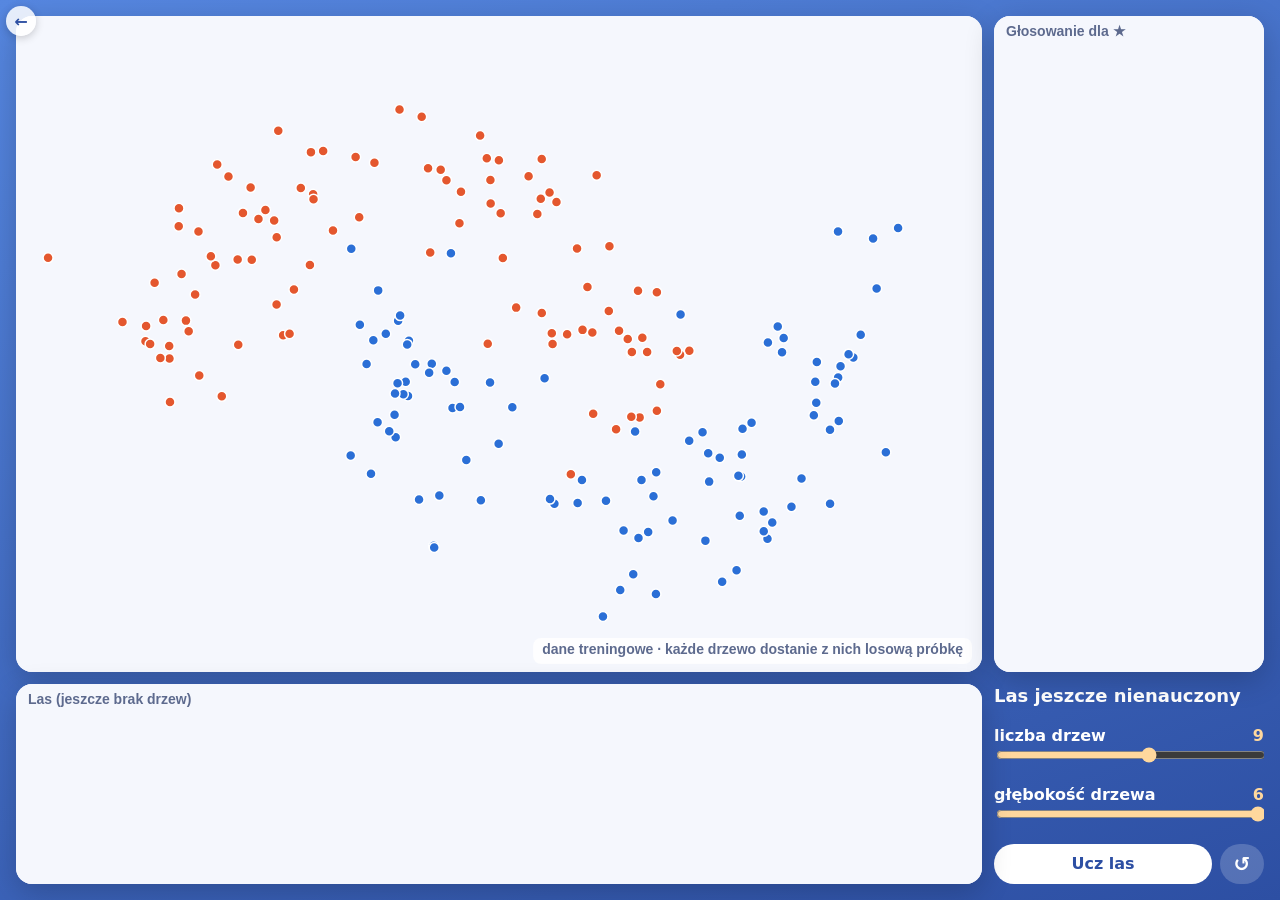
<file: las/index.html>
<!DOCTYPE html><html lang="pl"><head><meta charset="utf-8"><meta name="viewport" content="width=device-width,initial-scale=1"><title>Las losowy – głosowanie</title><link rel="stylesheet" href="tv.css"><link rel="stylesheet" href="bst.css">
<style>.grid{flex:1;min-width:0;display:grid;grid-template-columns:minmax(0,1fr) 270px;grid-template-rows:minmax(0,1fr) 200px;gap:12px}
#c{cursor:crosshair}
@media(max-width:900px){html,body{height:auto}body{overflow-x:hidden;overflow-y:auto}
.app{display:block;height:auto;min-height:100vh;padding:46px 10px 20px}
.grid{display:flex;flex-direction:column;gap:10px}
.grid>.card:nth-child(1){order:1;height:clamp(300px,92vw,600px)}
.grid>.corner{order:2;gap:12px;overflow:visible}
.grid>.card:nth-child(3){order:3;height:200px}
.grid>.card:nth-child(2){order:4;height:560px}
.head{font-size:17px}.ctl2 .r{font-size:17px}.ctl2 input{height:28px}
.corner .bar{gap:10px}.corner button{padding:11px 14px;font-size:17px}.corner .rst{flex:0 0 52px}
#th,#vt{touch-action:pan-y}}
</style></head>
<body><a href="../index.html" title="Wszystkie wizualizacje" style="position:fixed;left:6px;top:6px;z-index:9;width:30px;height:30px;display:flex;align-items:center;justify-content:center;font:700 16px Inter,system-ui,sans-serif;color:#2d4fa3;background:#ffffffd9;border-radius:999px;text-decoration:none;box-shadow:0 2px 8px #0003">←</a><div class="app"><div class="grid">
<div class="card"><canvas id="c"></canvas></div>
<div class="card"><canvas id="vt"></canvas></div>
<div class="card"><canvas id="th"></canvas></div>
<div class="corner"><div class="head" id="head"></div>
<div class="ctl2"><div class="r"><span>liczba drzew</span><b id="nv"></b></div><input id="nt" type="range" min="1" max="15" value="9"></div>
<div class="ctl2"><div class="r"><span>głębokość drzewa</span><b id="dv"></b></div><input id="dp" type="range" min="1" max="6" value="6"></div>
<div class="bar"><button id="go" class="on main">Ucz las</button><button id="rst" class="rst" title="Od nowa">↺</button></div></div>
</div></div>
<script src="common.js"></script><script>
const S=SKN,$=S.$,ds=S.makeDataset('moons',3),X=ds.X,Y=ds.y,N=X.length,TS=S.makeDataset('moons',7),TX=TS.X,TY=TS.y,TN=TX.length,C=S.COLORS,RGB=[S.hexToRgb(C[0]),S.hexToRgb(C[1])];
const V={x0:-1.6,x1:2.6,y0:-1.15,y1:1.6,pad:16},B0=[V.x0,V.x1,V.y0,V.y1];
let seed=1;const rnd=()=>{seed=(seed*16807)%2147483647;return seed/2147483647};
let trees=[],anim=null,q=[0.5,0.25],hoverT=null,selT=-1,trained=false;const cur=()=>hoverT!==null?hoverT:selT;
/* ---- drzewo: próbka bootstrap, w każdym węźle losowa cecha, gini ---- */
function gini(c){const n=c[0]+c[1];return n?n*(1-(c[0]/n)**2-(c[1]/n)**2):0}
function grow(idx,d,b,lvl){const c=[0,0];idx.forEach(i=>c[Y[i]]++);const leaf={b,cls:c[1]>c[0]?1:c[1]<c[0]?0:(rnd()<.5?1:0),c};
 if(d===0||idx.length<2||!c[0]||!c[1])return leaf;
 const fs=rnd()<.5?[0,1]:[1,0];let best=null;
 for(const f of fs){const o=idx.slice().sort((a,z)=>X[a][f]-X[z][f]),l=[0,0],r=c.slice();
  for(let k=0;k<o.length-1;k++){l[Y[o[k]]]++;r[Y[o[k]]]--;const v=X[o[k]][f],v2=X[o[k+1]][f];if(v===v2)continue;const s=gini(l)+gini(r);if(!best||s<best.s)best={f,t:(v+v2)/2,s}}
  if(best)break}/* losowo wybrana cecha; druga tylko gdy pierwsza nie daje podziału */
 if(!best||best.s>=gini(c)-1e-12)return leaf;
 const L=idx.filter(i=>X[i][best.f]<=best.t),R=idx.filter(i=>X[i][best.f]>best.t),bl=b.slice(),br=b.slice();bl[2*best.f+1]=best.t;br[2*best.f]=best.t;
 return{f:best.f,t:best.t,b,lvl,L:grow(L,d-1,bl,lvl+1),R:grow(R,d-1,br,lvl+1)}}
function train(){seed=Math.floor(Math.random()*1e6)+1;const n=+$('nt').value,d=+$('dp').value;trees=[];
 for(let k=0;k<n;k++){const smp=[];for(let i=0;i<N;i++)smp.push(Math.floor(rnd()*N));trees.push({root:grow(smp,d,B0,0),smp:[...new Set(smp)]})}}
function pred(tr,x){let n=tr.root;while(n.L)n=x[n.f]<=n.t?n.L:n.R;return n.cls}
function votes(x){const v=[0,0];trees.forEach(t=>v[pred(t,x)]++);return v}
function splits(n,o){o=o||[];if(n.L){o.push(n);splits(n.L,o);splits(n.R,o)}return o}
function leaves(n,o){o=o||[];if(!n.L){o.push(n);return o}leaves(n.L,o);leaves(n.R,o);return o}
const pForest=x=>{const v=votes(x);return v[1]/(v[0]+v[1])};
/* ---- rysowanie ---- */
function fit(cv){const d=devicePixelRatio||1,r=cv.getBoundingClientRect();cv.width=Math.max(1,r.width*d);cv.height=Math.max(1,r.height*d);const c=cv.getContext('2d');c.setTransform(d,0,0,d,0,0);return{c,w:r.width,h:r.height}}
function map(w,h,pad){pad=pad===undefined?V.pad:pad;return{sx:v=>pad+(v-V.x0)/(V.x1-V.x0)*(w-2*pad),sy:v=>h-pad-(v-V.y0)/(V.y1-V.y0)*(h-2*pad),ix:px=>V.x0+(px-pad)/(w-2*pad)*(V.x1-V.x0),iy:py=>V.y0+(h-pad-py)/(h-2*pad)*(V.y1-V.y0)}}
function bg(c,w,h,pfn,alpha){const m=map(w,h),G=Math.max(2,Math.round(w/4)),H=Math.max(2,Math.round(h/4)),oc=document.createElement('canvas');oc.width=G;oc.height=H;const o=oc.getContext('2d'),im=o.createImageData(G,H);
 for(let j=0;j<H;j++)for(let i=0;i<G;i++){const p=pfn([m.ix((i+.5)*w/G),m.iy((j+.5)*h/H)]),k=(j*G+i)*4,col=p>=.5?RGB[1]:RGB[0];
  im.data[k]=col[0];im.data[k+1]=col[1];im.data[k+2]=col[2];im.data[k+3]=Math.round(255*alpha*(.06+.5*Math.abs(p-.5)*2))}
 o.putImageData(im,0,0);c.imageSmoothingEnabled=false;c.drawImage(oc,0,0,w,h);c.imageSmoothingEnabled=true}
const ease=k=>{k=Math.max(0,Math.min(1,k));return k<.5?2*k*k:1-(-2*k+2)**2/2};
const DL=380;/* czas jednego poziomu drzewa */
function phase(){if(!anim)return{grow:99,leaf:1,main:1};const k=performance.now()-anim.t0,d=anim.depth;
 return{grow:k/DL,leaf:ease((k-d*DL)/350),main:ease((k-d*DL-250)/600)}}
function drawTree(c,mp,tr,ph,lw){leaves(tr.root).forEach(l=>{c.fillStyle='rgba('+RGB[l.cls].join(',')+','+(.42*ph.leaf)+')';c.fillRect(mp.sx(l.b[0]),mp.sy(l.b[3]),mp.sx(l.b[1])-mp.sx(l.b[0]),mp.sy(l.b[2])-mp.sy(l.b[3]))});
 splits(tr.root).forEach(s=>{const kk=ease(ph.grow-s.lvl);if(kk<=0)return;const f=s.f,from=s.b[2*f],t=from+(s.t-from)*kk;c.strokeStyle=kk<1?'#7b5cf0':'#1f2a4d';c.lineWidth=lw*(kk<1?1.6:1);c.beginPath();
  if(f===0){c.moveTo(mp.sx(t),mp.sy(s.b[2]));c.lineTo(mp.sx(t),mp.sy(s.b[3]))}else{c.moveTo(mp.sx(s.b[0]),mp.sy(t));c.lineTo(mp.sx(s.b[1]),mp.sy(t))}c.stroke()})}
function star(c,x,y,r){c.beginPath();for(let i=0;i<10;i++){const a=-Math.PI/2+i*Math.PI/5,rr=i%2?r*.45:r;c.lineTo(x+rr*Math.cos(a),y+rr*Math.sin(a))}c.closePath();c.fillStyle='#ffd23f';c.fill();c.lineWidth=2.5;c.strokeStyle='#1f2a4d';c.stroke()}
function draw(){const ph=phase(),{c,w,h}=fit($('c')),mp=map(w,h);c.fillStyle='#f5f7fd';c.fillRect(0,0,w,h);
 const T=cur();if(trained&&ph.main>0&&T<0)bg(c,w,h,pForest,ph.main);
 if(T>=0){const tr=trees[T];drawTree(c,mp,tr,{grow:99,leaf:.8},2.5)}
 const v=trained?null:null;
 const ready=trained&&ph.main>=1,PX=ready?TX:X,PY=ready?TY:Y;
 for(let i=0;i<PX.length;i++){let r=5,ring='#fff',lw=1.5;const fw=ready&&((pForest(PX[i])>=.5)!==!!PY[i]);
  if(T>=0&&ready){const tw=pred(trees[T],PX[i])!==PY[i];if(tw&&!fw){ring='#16a34a';lw=3.5;r=6.5}else if(tw){ring='#1f2a4d';lw=3;r=6.5}}else if(fw){ring='#1f2a4d';lw=3}
  c.beginPath();c.arc(mp.sx(PX[i][0]),mp.sy(PX[i][1]),r,0,6.2832);c.fillStyle=C[PY[i]];c.fill();c.lineWidth=lw;c.strokeStyle=ring;c.stroke()}
 if(trained&&ph.main>=1)star(c,mp.sx(q[0]),mp.sy(q[1]),15);
 {const t=T>=0?'nowe dane · drzewo nr '+(T+1)+': czarna obwódka = błąd drzewa i lasu · zielona = błąd drzewa naprawiony przez las':trained?'nowe dane · tło = głosy lasu · obwódka = błąd lasu · kliknij drzewo na dole':'dane treningowe · każde drzewo dostanie z nich losową próbkę';
  caption(c,w,h,t)}
 thumbs(ph);voteCard(ph);head()}
function caption(c,w,h,t){c.font=(w<500?'700 12px':'700 14px')+' Inter,sans-serif';const max=w-38,L=[];let line='';
 t.split(' ').forEach(wd=>{const s=line?line+' '+wd:wd;if(line&&c.measureText(s).width>max){L.push(line);line=wd}else line=s});L.push(line);
 const lh=w<500?16:18,tw=Math.max(...L.map(l=>c.measureText(l).width))+18,bh=L.length*lh+8;
 c.fillStyle='#ffffffe0';c.beginPath();c.roundRect(w-tw-10,h-bh-8,tw,bh,8);c.fill();c.fillStyle='#5d6a8e';c.textAlign='left';L.forEach((l,i)=>c.fillText(l,w-tw-1,h-bh-8+lh*(i+1)-2))}
let thumbBoxes=[];
function thumbs(ph){const th=$('th'),n=trees.length+1,gap=10,narrow=th.getBoundingClientRect().width<600;let cols=n,sz,sep=16;
 if(narrow){const W=th.getBoundingClientRect().width;cols=Math.max(2,Math.min(n,Math.floor((W-24+gap)/(68+gap))));sz=(W-24-gap*(cols-1))/cols;sep=gap;
  const H=Math.round(34+Math.ceil(n/cols)*(sz+30)),card=th.parentNode;if(!trees.length)card.style.height='';else if(Math.abs(card.getBoundingClientRect().height-H)>1)card.style.height=H+'px'}
 else th.parentNode.style.height='';
 const{c,w,h}=fit(th);c.fillStyle='#f5f7fd';c.fillRect(0,0,w,h);c.fillStyle='#5d6a8e';c.font='700 14px Inter,sans-serif';c.textAlign='left';
 c.fillText(trees.length?(narrow?'Las: '+trees.length+' drzew, każde na innej próbce':'Las: '+trees.length+' drzew uczonych jednocześnie, każde na innej losowej próbce'):'Las (jeszcze brak drzew)',12,20);thumbBoxes=[];if(!trees.length)return;
 if(!narrow)sz=Math.min(h-58,(w-24-gap*(n-2)-sep)/n);let x=12,ty=30,idx=0;const vq=trained&&ph.main>=1,sel=cur();
 const adv=()=>{idx++;if(narrow&&idx%cols===0){x=12;ty+=sz+30}};
 /* kafelek „las” */
 {const mp=map(sz,sz,0);c.save();c.translate(x,ty);c.beginPath();c.roundRect(0,0,sz,sz,8);c.clip();c.fillStyle='#fff';c.fillRect(0,0,sz,sz);
  if(ph.main>0){const G=40,cs=sz/G;for(let j=0;j<G;j++)for(let i=0;i<G;i++){const p=pForest([V.x0+(i+.5)/G*(V.x1-V.x0),V.y1-(j+.5)/G*(V.y1-V.y0)]),col=RGB[p>=.5?1:0];
   c.fillStyle='rgba('+col.join(',')+','+ph.main*(.1+.6*Math.abs(p-.5)*2)+')';c.fillRect(i*cs,j*cs,cs+.5,cs+.5)}}
  if(vq){c.beginPath();c.arc(mp.sx(q[0]),mp.sy(q[1]),4,0,6.2832);c.fillStyle='#ffd23f';c.fill();c.lineWidth=1.5;c.strokeStyle='#1f2a4d';c.stroke()}c.restore();
  c.fillStyle='#1f2a4d';c.font='700 13px Inter,sans-serif';c.textAlign='center';c.fillText('cały las',x+sz/2,ty+sz+18);
  if(sel===-1){c.lineWidth=3;c.strokeStyle='#7b5cf0';c.beginPath();c.roundRect(x-5,ty-5,sz+10,sz+10,11);c.stroke()}
  thumbBoxes.push([x,ty,sz,-1]);x+=sz+sep;if(!narrow){c.strokeStyle='#d5dcef';c.lineWidth=1.5;c.beginPath();c.moveTo(x-sep/2,34);c.lineTo(x-sep/2,30+sz);c.stroke()}adv()}
 trees.forEach((tr,k)=>{const mp=map(sz,sz,0);c.save();c.translate(x,ty);c.beginPath();c.roundRect(0,0,sz,sz,8);c.clip();c.fillStyle='#fff';c.fillRect(0,0,sz,sz);
  drawTree(c,mp,tr,ph,1.4);tr.smp.forEach(i=>{c.beginPath();c.arc(mp.sx(X[i][0]),mp.sy(X[i][1]),1.6,0,6.2832);c.fillStyle=C[Y[i]];c.fill()});
  if(vq){c.beginPath();c.arc(mp.sx(q[0]),mp.sy(q[1]),4,0,6.2832);c.fillStyle='#ffd23f';c.fill();c.lineWidth=1.5;c.strokeStyle='#1f2a4d';c.stroke()}
  c.restore();
  if(vq){const p=pred(tr,q);c.lineWidth=4;c.strokeStyle=C[p];c.beginPath();c.roundRect(x-2,ty-2,sz+4,sz+4,9);c.stroke();
   c.fillStyle=C[p];c.font='700 12px Inter,sans-serif';c.textAlign='center';c.fillText(sz<80?(p?'niebieska':'czerwona'):'głos: '+(p?'niebieska':'czerwona'),x+sz/2,ty+sz+18)}
  else{c.fillStyle='#7b87a8';c.font='600 12px Inter,sans-serif';c.textAlign='center';c.fillText('nr '+(k+1),x+sz/2,ty+sz+18)}
  if(k===sel){c.lineWidth=3;c.strokeStyle='#7b5cf0';c.beginPath();c.roundRect(x-5,ty-5,sz+10,sz+10,11);c.stroke()}
  thumbBoxes.push([x,ty,sz,k]);x+=sz+gap;adv()})}
function voteCard(ph){const{c,w,h}=fit($('vt'));c.fillStyle='#f5f7fd';c.fillRect(0,0,w,h);c.fillStyle='#5d6a8e';c.font='700 14px Inter,sans-serif';c.textAlign='left';c.fillText('Głosowanie dla ★',12,20);
 if(!(trained&&ph.main>=1))return;
 const v=votes(q),n=trees.length,cols=Math.min(5,n),cell=Math.min(34,(w-24)/cols-6);
 trees.forEach((t,k)=>{const p=pred(t,q),cx=12+(k%cols)*(cell+6),cy=34+Math.floor(k/cols)*(cell+6);c.fillStyle=C[p];c.beginPath();c.roundRect(cx,cy,cell,cell,7);c.fill();c.fillStyle='#fff';c.font='700 12px Inter,sans-serif';c.textAlign='center';c.fillText(k+1,cx+cell/2,cy+cell/2+4)});
 let y=34+Math.ceil(n/cols)*(cell+6)+16;const bw=w-24;
 [[0,'czerwona'],[1,'niebieska']].forEach(([k,lab],j)=>{const yy=y+j*40;c.fillStyle='#1f2a4d';c.font='600 14px Inter,sans-serif';c.textAlign='left';c.fillText(lab,12,yy);c.textAlign='right';c.font='700 18px Inter,sans-serif';c.fillText(v[k],w-12,yy);
  c.fillStyle='#e1e6f4';c.beginPath();c.roundRect(12,yy+7,bw,12,6);c.fill();c.fillStyle=C[k];c.beginPath();c.roundRect(12,yy+7,Math.max(2,bw*v[k]/n),12,6);c.fill()});
 y+=98;const win=v[1]>v[0]?1:v[1]<v[0]?0:-1;c.fillStyle=win<0?'#5d6a8e':C[win];c.font='700 22px Inter,sans-serif';c.textAlign='left';c.fillText(win<0?'Remis':'Decyzja: '+(win?'niebieska':'czerwona'),12,y);
 y+=22;c.strokeStyle='#d5dcef';c.lineWidth=1;c.beginPath();c.moveTo(12,y);c.lineTo(w-12,y);c.stroke();
 const T=cur();matrix(c,12,y+26,w-24,h,T>=0?'drzewo nr '+(T+1):'cały las',T>=0?x=>pred(trees[T],x):x=>pForest(x)>=.5?1:0)}
function matrix(c,x0,y0,mw,h,title,f){c.fillStyle='#1f2a4d';c.font='700 16px Inter,sans-serif';c.textAlign='center';c.fillText(title,x0+mw/2,y0);
 const m=[[0,0],[0,0]];for(let i=0;i<TN;i++)m[TY[i]][f(TX[i])]++;const lab=24,cs=Math.max(30,Math.min(80,(mw-lab)/2,(h-y0-56)/2)),top=y0+14,xl=x0+(mw-lab-2*cs)/2;
 for(let a=0;a<2;a++){c.save();c.translate(xl+9,top+a*cs+cs/2);c.rotate(-Math.PI/2);c.fillStyle=C[a];c.font='700 12px Inter,sans-serif';c.textAlign='center';c.fillText(a?'niebieska':'czerwona',0,0);c.restore();
  for(let b=0;b<2;b++){const ok=a===b,cx=xl+lab+b*cs,cy=top+a*cs;c.fillStyle=ok?'#e5f4e4':'#fbe3db';c.beginPath();c.roundRect(cx+3,cy+3,cs-6,cs-6,10);c.fill();
   c.fillStyle=ok?'#1f7a3a':'#c23d17';c.font='700 '+Math.round(cs*.36)+'px Inter,sans-serif';c.textAlign='center';c.fillText(m[a][b],cx+cs/2,cy+cs/2+cs*.13)}}
 const err=m[0][1]+m[1][0];c.fillStyle='#c23d17';c.font='700 16px Inter,sans-serif';c.textAlign='center';c.fillText('błędów: '+err,xl+lab+cs,top+2*cs+22)}
function head(){$('head').innerHTML=anim?'Drzewa rosną jednocześnie…':trained?'Las z '+trees.length+' drzew':'Las jeszcze nienauczony';
 $('nv').textContent=$('nt').value;$('dv').textContent=$('dp').value;$('go').disabled=!!anim;$('go').textContent=trained?'Ucz las od nowa':'Ucz las'}
function go(){train();trained=true;hoverT=null;selT=-1;const depth=Math.max(1,...trees.map(t=>Math.max(0,...splits(t.root).map(s=>s.lvl+1))));anim={t0:performance.now(),depth};
 const T=depth*DL+250+650;(function fr(){draw();if(performance.now()-anim.t0<T)requestAnimationFrame(fr);else{anim=null;draw()}})()}
$('go').onclick=()=>{if(!anim)go()};$('rst').onclick=()=>{trees=[];trained=false;anim=null;hoverT=null;selT=-1;draw()};
$('nt').oninput=()=>{head();if(trained&&!anim)go()};$('dp').oninput=()=>{head();if(trained&&!anim)go()};
const cv=$('c');let drag=false;
function mv(e){const r=cv.getBoundingClientRect(),mp=map(r.width,r.height);q=[Math.max(V.x0,Math.min(V.x1,mp.ix(e.clientX-r.left))),Math.max(V.y0,Math.min(V.y1,mp.iy(e.clientY-r.top)))];draw()}
cv.onpointerdown=e=>{if(!trained||anim)return;drag=true;cv.setPointerCapture(e.pointerId);mv(e)};cv.onpointermove=e=>{if(drag)mv(e)};cv.onpointerup=()=>drag=false;
const th=$('th'),hit=e=>{const r=th.getBoundingClientRect(),x=e.clientX-r.left,y=e.clientY-r.top;const bx=thumbBoxes.find(b=>x>=b[0]&&x<=b[0]+b[2]&&y>=b[1]&&y<=b[1]+b[2]);return bx?bx[3]:null};
th.onpointermove=e=>{if(anim||e.pointerType!=='mouse')return;const k=hit(e);if(k!==hoverT){hoverT=k;draw()}};
th.onclick=e=>{if(anim)return;const k=hit(e);if(k===null)return;selT=k;hoverT=null;draw()};
th.onpointerleave=()=>{if(hoverT!==null){hoverT=null;draw()}};
S.onResize(draw);draw();
</script></body></html>
</file>
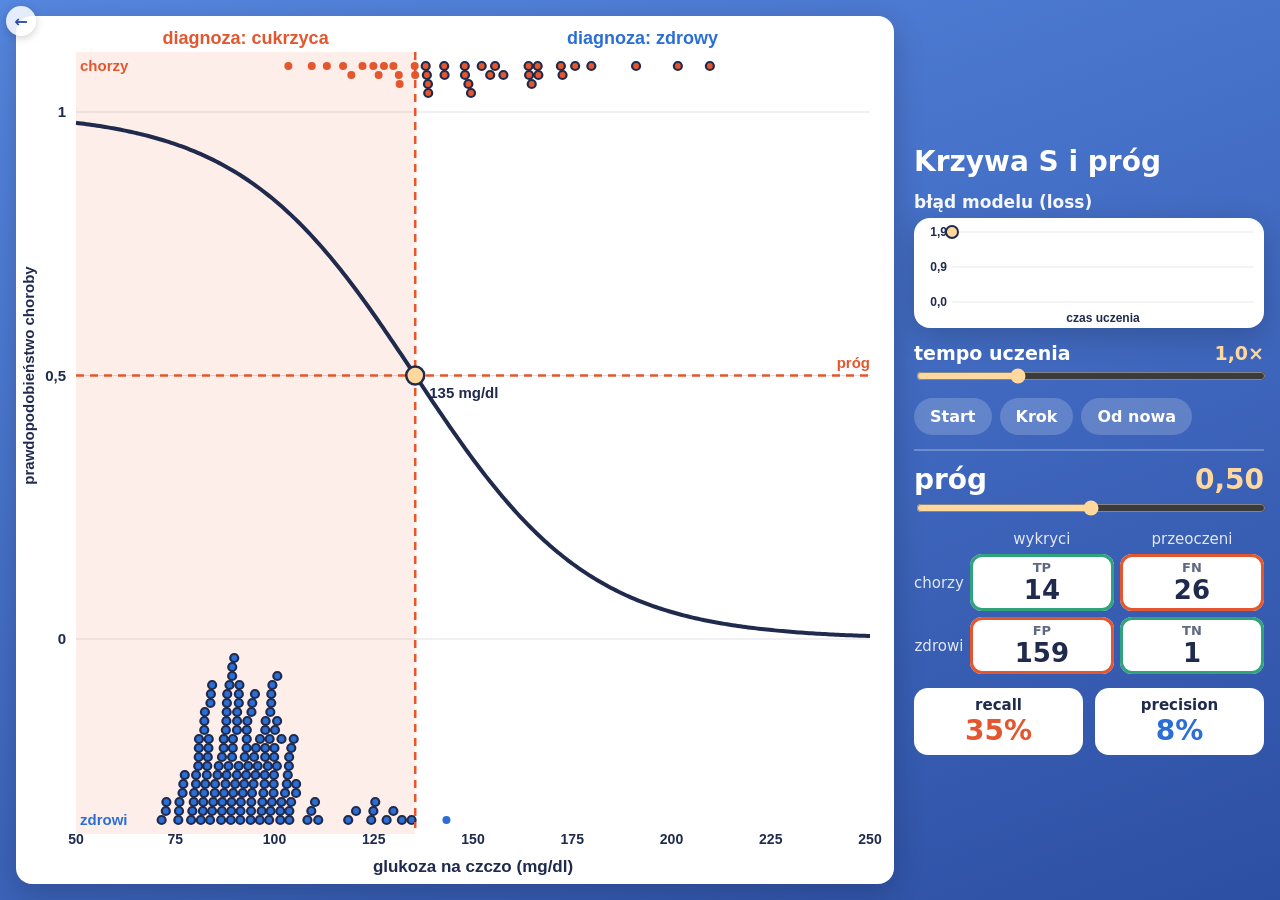
<file: regresja/index.html>
<!DOCTYPE html><html lang="pl"><head><meta charset="utf-8"><meta name="viewport" content="width=device-width,initial-scale=1"><title>Regresja logistyczna – krzywa S i próg</title><link rel="stylesheet" href="lr.css"><link rel="stylesheet" href="learn.css">
<style>.side{width:350px;gap:14px;justify-content:center}.side h1{font-size:28px}#cv{height:110px}.cm .n{padding:6px 0;font-size:26px}.m b{font-size:28px}.sec{border-top:2px solid #ffffff40;padding-top:12px}
@media(max-width:900px){html,body{height:auto}body{overflow-x:hidden;overflow-y:auto}
.app{flex-direction:column;height:auto;min-height:100vh;gap:14px;padding:46px 10px 20px}
.stage{flex:none;height:560px;width:100%}
.side{width:100%;max-width:640px;margin:0 auto;gap:14px}.side h1{display:none}
#cv{height:110px}.ctl .row1{font-size:22px}.ctl.small .row1{font-size:18px}.ctl input{height:28px}
.bar button{flex:1;font-size:17px;padding:11px 12px}.m b{font-size:26px}}
</style></head>
<body><a href="../index.html" title="Wszystkie wizualizacje" style="position:fixed;left:6px;top:6px;z-index:9;width:30px;height:30px;display:flex;align-items:center;justify-content:center;font:700 16px Inter,system-ui,sans-serif;color:#2d4fa3;background:#ffffffd9;border-radius:999px;text-decoration:none;box-shadow:0 2px 8px #0003">←</a><div class="app"><div class="stage"><canvas id="c"></canvas></div>
<div class="side"><h1>Krzywa S i próg</h1>
<div><div class="lbl">błąd modelu (loss)</div><canvas id="cv"></canvas></div>
<div class="ctl small"><div class="row1"><span>tempo uczenia</span><b id="lv"></b></div><input id="lr" type="range" min="1" max="40" value="12"></div>
<div class="bar"><button id="go">Start</button><button id="one">Krok</button><button id="rs">Od nowa</button></div>
<div class="sec ctl"><div class="row1"><span>próg</span><b id="tv"></b></div><input id="t" type="range" min="1" max="99" value="50"></div>
<div class="cm"><span></span><span class="h">wykryci</span><span class="h">przeoczeni</span>
<span class="h">chorzy</span><div class="n tp"><small>TP</small><span id="tp"></span></div><div class="n fn"><small>FN</small><span id="fn"></span></div>
<span class="h">zdrowi</span><div class="n fp"><small>FP</small><span id="fp"></span></div><div class="n tn"><small>TN</small><span id="tn"></span></div></div>
<div class="m"><div>recall<b id="rec"></b></div><div>precision<b id="prec"></b></div></div></div></div>
<script src="learn.js"></script><script>
const $=i=>document.getElementById(i),sig=z=>1/(1+Math.exp(-z)),MAX=400,RED='#e4572e',BLUE='#2b6fd6';
function rng(s){let a=s>>>0||1;return()=>{a=(a+0x6D2B79F5)|0;let t=Math.imul(a^(a>>>15),1|a);t=(t+Math.imul(t^(t>>>7),61|t))^t;return((t^(t>>>14))>>>0)/4294967296}}
const R=rng(21);function randn(){let u=0,v=0;while(!u)u=R();while(!v)v=R();return Math.sqrt(-2*Math.log(u))*Math.cos(6.2832*v)}
/* glukoza na czczo (mg/dl): zdrowi ok. 92, chorzy na cukrzycę ok. 150, z nakładaniem */
const D=[];
for(let i=0;i<160;i++){let v=92+randn()*9;if(R()<.2)v+=Math.abs(randn())*20;D.push({x:v,y:0})}
for(let i=0;i<40;i++){let v=150+randn()*28;if(v<100)v=100+R()*12;D.push({x:v,y:1})}
const MU=D.reduce((s,d)=>s+d.x,0)/D.length,SD=Math.sqrt(D.reduce((s,d)=>s+(d.x-MU)**2,0)/D.length);
const P0={w:-1.2,b:1.4};let p={...P0},hist=[],n=0,timer=null,t=.5,done=false;
const prob=(p,x)=>sig(p.w*(x-MU)/SD+p.b);
function loss(p){let s=0;for(const d of D){const q=Math.min(1-1e-9,Math.max(1e-9,prob(p,d.x)));s-=d.y?Math.log(q):Math.log(1-q)}return s/D.length}
function step(p,lr){let gw=0,gb=0;for(const d of D){const e=prob(p,d.x)-d.y;gw+=e*(d.x-MU)/SD;gb+=e}return{w:p.w-lr*gw/D.length,b:p.b-lr*gb/D.length}}
function metrics(){let tp=0,fp=0,fn=0,tn=0;for(const d of D){const pr=prob(p,d.x)>=t;if(d.y&&pr)tp++;else if(d.y)fn++;else if(pr)fp++;else tn++}return{tp,fp,fn,tn,prec:tp+fp?tp/(tp+fp):1,rec:tp/(tp+fn)}}
const X0=50,X1=250;let geo={};
function spd(){return $('lr').value/400}
/* rozkład kropek bez nakładania: w każdym rzędzie kropki stoją obok siebie */
function swarm(cls,sx,r){const pts=D.filter(d=>d.y===cls).sort((a,b)=>a.x-b.x),last=[];
 return pts.map(d=>{const px=sx(d.x);let k=0;while(last[k]!==undefined&&px-last[k]<2*r+1)k++;last[k]=px;return{d,px,row:k}})}
function draw(){const{c,w,h}=LN.fit($('c')),L=60,Rr=w-24,sx=v=>L+(v-X0)/(X1-X0)*(Rr-L);c.clearRect(0,0,w,h);
 let r=Math.max(4,Math.min(6,w/220)),top,bot,nT,nB,rh;
 for(;;){top=swarm(1,sx,r);bot=swarm(0,sx,r);nT=Math.max(...top.map(q=>q.row))+1;nB=Math.max(...bot.map(q=>q.row))+1;rh=2*r+1;if(r<=1.5||(nT+nB)*rh<=(h-106)*.6)break;r-=.25}
 const T0=46,B0=h-60,T=T0+nT*rh+14,B=B0-nB*rh-14,sy=v=>B-v*(B-T);geo={T,B};
 const xt=MU+SD*(Math.log(t/(1-t))-p.b)/(p.w||1e-9),pos=p.w>=0,a=Math.max(X0,Math.min(X1,isFinite(xt)?xt:X1));
 // strefa diagnozy
 c.fillStyle='#e4572e1a';if(pos)c.fillRect(sx(a),T0-10,Rr-sx(a),B0-T0+20);else c.fillRect(L,T0-10,sx(a)-L,B0-T0+20);
 const nw=w<500;c.font=(nw?'700 15px':'700 18px')+' Inter,sans-serif';c.textAlign='center';
 const zl=pos?[sx(a),Rr]:[L,sx(a)],ol=pos?[L,sx(a)]:[sx(a),Rr];
 if(zl[1]-zl[0]>(nw?135:150)){c.fillStyle=RED;c.fillText('diagnoza: cukrzyca',(zl[0]+zl[1])/2,T0-18)}
 if(ol[1]-ol[0]>(nw?120:90)){c.fillStyle=BLUE;c.fillText('diagnoza: zdrowy',(ol[0]+ol[1])/2,T0-18)}
 // siatka, osie
 c.strokeStyle='#1f2a4d22';c.lineWidth=1;[0,.5,1].forEach(v=>{c.beginPath();c.moveTo(L,sy(v));c.lineTo(Rr,sy(v));c.stroke()});
 c.fillStyle='#1f2a4d';c.font='600 15px Inter,sans-serif';c.textAlign='right';[0,.5,1].forEach(v=>c.fillText(String(v).replace('.',','),L-10,sy(v)+5));
 c.save();c.translate(18,(T+B)/2);c.rotate(-Math.PI/2);c.textAlign='center';c.font='600 15px Inter,sans-serif';c.fillText('prawdopodobieństwo choroby',0,0);c.restore();
 c.textAlign='center';c.font='600 14px Inter,sans-serif';for(let v=50;v<=250;v+=25)c.fillText(v,sx(v),B0+20);
 c.font='600 17px Inter,sans-serif';c.fillText('glukoza na czczo (mg/dl)',(L+Rr)/2,h-12);
 // kropki: kolor = prawdziwa klasa, czarna obwódka = błąd modelu
 const dot=(q,y,col)=>{const pr=prob(p,q.d.x)>=t,wrong=pr!==!!q.d.y;c.beginPath();c.arc(q.px,y,r,0,6.2832);c.fillStyle=col;c.fill();
  if(wrong){c.lineWidth=Math.min(2.5,r*.55);c.strokeStyle='#1f2a4d';c.stroke()}};
 top.forEach(q=>dot(q,T0+r+q.row*rh,RED));bot.forEach(q=>dot(q,B0-r-q.row*rh,BLUE));
 c.font='700 15px Inter,sans-serif';c.textAlign='left';c.fillStyle=RED;c.fillText('chorzy',L+4,T0+r+5);c.fillStyle=BLUE;c.fillText('zdrowi',L+4,B0-r+5);
 // krzywa S
 c.strokeStyle='#1f2a4d';c.lineWidth=4;c.beginPath();for(let i=0;i<=300;i++){const x=X0+(X1-X0)*i/300,X=sx(x),Y=sy(prob(p,x));i?c.lineTo(X,Y):c.moveTo(X,Y)}c.stroke();
 // próg
 c.setLineDash([8,6]);c.strokeStyle=RED;c.lineWidth=2.5;c.beginPath();c.moveTo(L,sy(t));c.lineTo(Rr,sy(t));c.stroke();
 if(isFinite(xt)&&xt>X0&&xt<X1){c.beginPath();c.moveTo(sx(xt),T0-10);c.lineTo(sx(xt),B0+4);c.stroke();c.setLineDash([]);
  c.fillStyle='#ffd89d';c.strokeStyle='#1f2a4d';c.lineWidth=2.5;c.beginPath();c.arc(sx(xt),sy(t),9,0,6.2832);c.fill();c.stroke();
  c.fillStyle='#1f2a4d';c.font='700 15px Inter,sans-serif';c.textAlign=sx(xt)>Rr-80?'right':'left';c.fillText(Math.round(xt)+' mg/dl',sx(xt)+(sx(xt)>Rr-80?-14:14),sy(t)+22)}
 c.setLineDash([]);c.fillStyle=RED;c.textAlign='right';c.font='700 15px Inter,sans-serif';c.fillText('próg',Rr,sy(t)-8)}
function upd(){const m=metrics(),f=v=>Math.round(v*100)+'%';$('lv').textContent=($('lr').value/12).toFixed(1).replace('.',',')+'×';$('tv').textContent=t.toFixed(2).replace('.',',');
 ['tp','fn','fp','tn'].forEach(k=>$(k).textContent=m[k]);$('rec').textContent=f(m.rec);$('prec').textContent=f(m.prec);draw();LN.curve($('cv'),hist,Math.max(60,hist.length))}
function one(){if(done||n>=MAX){stop();return}const q0={...p};let k=0;
 while(k<400){p=step(p,.05);k++;if(Math.hypot(p.w-q0.w,p.b-q0.b)>=spd())break}
 const moved=Math.hypot(p.w-q0.w,p.b-q0.b);n++;hist.push(loss(p));if(moved<spd()*.3){done=true;stop()}upd()}
function stop(){clearInterval(timer);timer=null;$('go').textContent='Start'}
function reset(){stop();done=false;p={...P0};n=0;hist=[loss(p)];upd()}
$('go').onclick=()=>{if(timer)return stop();if(done)reset();$('go').textContent='Stop';timer=setInterval(one,50)};
$('one').onclick=()=>{stop();one()};$('rs').onclick=reset;$('lr').oninput=upd;$('t').oninput=()=>{t=$('t').value/100;upd()};
const cv=$('c');function drag(e){const r=cv.getBoundingClientRect(),v=(geo.B-(e.clientY-r.top))/(geo.B-geo.T);$('t').value=Math.max(1,Math.min(99,Math.round(v*100)));t=$('t').value/100;upd()}
cv.onpointerdown=e=>{cv.setPointerCapture(e.pointerId);drag(e);cv.onpointermove=drag};cv.onpointerup=()=>cv.onpointermove=null;
addEventListener('resize',upd);hist=[loss(p)];upd();
</script></body></html>
</file>
<file: boosting/tv.css>
*{box-sizing:border-box}
html,body{height:100%}
html{background:#2d4fa3}
body{margin:0;font-family:Inter,system-ui,sans-serif;color:#fff;background:linear-gradient(160deg,#5687e0,#2d4fa3);overflow:hidden}
.app{height:100vh;display:flex;gap:18px;padding:16px}
.stage{flex:1;min-width:0;height:100%}
canvas{display:block;width:100%;height:100%;border-radius:16px;box-shadow:0 8px 30px #0003;touch-action:none}
.tree{flex:1;min-width:0;height:100%;background:#fff;border-radius:16px;box-shadow:0 8px 30px #0003;padding:10px;display:flex;align-items:center}
.tree svg{width:100%;height:100%}
.side{width:290px;display:flex;flex-direction:column;justify-content:center;gap:24px}
.side h1{margin:0;font-size:34px}
.ctl{display:flex;flex-direction:column;gap:6px}
.ctl .r{display:flex;justify-content:space-between;font-size:26px;font-weight:600}
.ctl .r b{color:#ffd89d}
.ctl input{width:100%;height:8px;accent-color:#ffd89d}
.bar{display:flex;flex-direction:column;gap:10px}
button{font:inherit;font-size:20px;font-weight:600;padding:12px 20px;border-radius:999px;border:0;background:#ffffff30;color:#fff;cursor:pointer}
button.on{background:#fff;color:#2d4fa3}
.pred{font-size:40px;font-weight:700;text-align:center;padding:14px;border-radius:16px;background:#fff;box-shadow:0 4px 14px #0002}
@media(max-width:900px){.app{flex-direction:column}.side{width:auto;flex-direction:row;flex-wrap:wrap;align-items:center;justify-content:center;gap:12px}.side h1{display:none}.ctl{flex:1;min-width:200px}.bar{flex-direction:row}.stage,.tree{height:auto;flex:1}}
</file>
<file: boosting/bst.css>
.card{background:#f5f7fd;border-radius:16px;box-shadow:0 8px 30px #0003;overflow:hidden;min-height:0;position:relative}
.card canvas{box-shadow:none;border-radius:0;background:transparent}
.ttl{position:absolute;left:10px;top:8px;background:#ffffffe0;padding:2px 8px;border-radius:7px;font-size:15px;font-weight:700;color:#5d6a8e;pointer-events:none}
.corner{display:flex;flex-direction:column;justify-content:space-between;gap:8px;min-height:0;overflow:hidden}
.head{font-size:18px;font-weight:600;line-height:1.35}.head b{color:#ffd89d}.head small{display:block;font-size:15px;font-weight:500;color:#dfe8ff}
.corner .bar{flex-direction:row;gap:8px;flex-wrap:wrap}.corner button{padding:8px 14px;font-size:16px}.corner .rst{flex:0 0 44px;padding:8px 0;font-size:20px}.corner .main{flex:1}
.ctl2 .r{display:flex;justify-content:space-between;font-size:16px;font-weight:600}.ctl2 .r b{color:#ffd89d}.ctl2 input{width:100%;accent-color:#ffd89d}
button:disabled{opacity:.45;cursor:default}
</file>
<file: drzewo/tv.css>
*{box-sizing:border-box}
html,body{height:100%}
html{background:#2d4fa3}
body{margin:0;font-family:Inter,system-ui,sans-serif;color:#fff;background:linear-gradient(160deg,#5687e0,#2d4fa3);overflow:hidden}
.app{height:100vh;display:flex;gap:18px;padding:16px}
.stage{flex:1;min-width:0;height:100%}
canvas{display:block;width:100%;height:100%;border-radius:16px;box-shadow:0 8px 30px #0003;touch-action:none}
.tree{flex:1;min-width:0;height:100%;background:#fff;border-radius:16px;box-shadow:0 8px 30px #0003;padding:10px;display:flex;align-items:center}
.tree svg{width:100%;height:100%}
.side{width:290px;display:flex;flex-direction:column;justify-content:center;gap:24px}
.side h1{margin:0;font-size:34px}
.ctl{display:flex;flex-direction:column;gap:6px}
.ctl .r{display:flex;justify-content:space-between;font-size:26px;font-weight:600}
.ctl .r b{color:#ffd89d}
.ctl input{width:100%;height:8px;accent-color:#ffd89d}
.bar{display:flex;flex-direction:column;gap:10px}
button{font:inherit;font-size:20px;font-weight:600;padding:12px 20px;border-radius:999px;border:0;background:#ffffff30;color:#fff;cursor:pointer}
button.on{background:#fff;color:#2d4fa3}
.pred{font-size:40px;font-weight:700;text-align:center;padding:14px;border-radius:16px;background:#fff;box-shadow:0 4px 14px #0002}
@media(max-width:900px){.app{flex-direction:column}.side{width:auto;flex-direction:row;flex-wrap:wrap;align-items:center;justify-content:center;gap:12px}.side h1{display:none}.ctl{flex:1;min-width:200px}.bar{flex-direction:row}.stage,.tree{height:auto;flex:1}}
</file>
<file: knn/kv.css>
*{box-sizing:border-box}
html{background:#2d4fa3}
body{margin:0;min-height:100vh;font-family:Inter,system-ui,sans-serif;color:#fff;background:linear-gradient(160deg,#5687e0,#2d4fa3);display:flex;flex-direction:column;align-items:center;padding:20px 16px}
h1{margin:0 0 14px;font-size:30px;font-weight:700}
canvas{display:block;width:100%;aspect-ratio:1/1;border-radius:14px;box-shadow:0 8px 30px #0003;touch-action:none}
.wrap{width:min(92vw,78vh,760px)}
.wrap.wide{width:min(96vw,1300px)}
.ctl{display:flex;align-items:center;gap:16px;margin-top:18px;font-size:26px;font-weight:600}
.ctl input{flex:1;height:8px;accent-input:#ffd89d;accent-color:#ffd89d}
.ctl b{min-width:2.2em;text-align:right;color:#ffd89d}
.votes{display:flex;gap:30px;justify-content:center;margin-top:16px;font-size:44px;font-weight:700}
.votes span{padding:2px 22px;border-radius:12px;background:#fff;box-shadow:0 4px 14px #0002}
.three{display:grid;grid-template-columns:repeat(3,1fr);gap:18px}
.three h2{margin:0 0 8px;font-size:28px;text-align:center}
@media(max-width:800px){.three{grid-template-columns:1fr}}
</file>
<file: las/tv.css>
*{box-sizing:border-box}
html,body{height:100%}
html{background:#2d4fa3}
body{margin:0;font-family:Inter,system-ui,sans-serif;color:#fff;background:linear-gradient(160deg,#5687e0,#2d4fa3);overflow:hidden}
.app{height:100vh;display:flex;gap:18px;padding:16px}
.stage{flex:1;min-width:0;height:100%}
canvas{display:block;width:100%;height:100%;border-radius:16px;box-shadow:0 8px 30px #0003;touch-action:none}
.tree{flex:1;min-width:0;height:100%;background:#fff;border-radius:16px;box-shadow:0 8px 30px #0003;padding:10px;display:flex;align-items:center}
.tree svg{width:100%;height:100%}
.side{width:290px;display:flex;flex-direction:column;justify-content:center;gap:24px}
.side h1{margin:0;font-size:34px}
.ctl{display:flex;flex-direction:column;gap:6px}
.ctl .r{display:flex;justify-content:space-between;font-size:26px;font-weight:600}
.ctl .r b{color:#ffd89d}
.ctl input{width:100%;height:8px;accent-color:#ffd89d}
.bar{display:flex;flex-direction:column;gap:10px}
button{font:inherit;font-size:20px;font-weight:600;padding:12px 20px;border-radius:999px;border:0;background:#ffffff30;color:#fff;cursor:pointer}
button.on{background:#fff;color:#2d4fa3}
.pred{font-size:40px;font-weight:700;text-align:center;padding:14px;border-radius:16px;background:#fff;box-shadow:0 4px 14px #0002}
@media(max-width:900px){.app{flex-direction:column}.side{width:auto;flex-direction:row;flex-wrap:wrap;align-items:center;justify-content:center;gap:12px}.side h1{display:none}.ctl{flex:1;min-width:200px}.bar{flex-direction:row}.stage,.tree{height:auto;flex:1}}
</file>
<file: las/bst.css>
.card{background:#f5f7fd;border-radius:16px;box-shadow:0 8px 30px #0003;overflow:hidden;min-height:0;position:relative}
.card canvas{box-shadow:none;border-radius:0;background:transparent}
.ttl{position:absolute;left:10px;top:8px;background:#ffffffe0;padding:2px 8px;border-radius:7px;font-size:15px;font-weight:700;color:#5d6a8e;pointer-events:none}
.corner{display:flex;flex-direction:column;justify-content:space-between;gap:8px;min-height:0;overflow:hidden}
.head{font-size:18px;font-weight:600;line-height:1.35}.head b{color:#ffd89d}.head small{display:block;font-size:15px;font-weight:500;color:#dfe8ff}
.corner .bar{flex-direction:row;gap:8px;flex-wrap:wrap}.corner button{padding:8px 14px;font-size:16px}.corner .rst{flex:0 0 44px;padding:8px 0;font-size:20px}.corner .main{flex:1}
.ctl2 .r{display:flex;justify-content:space-between;font-size:16px;font-weight:600}.ctl2 .r b{color:#ffd89d}.ctl2 input{width:100%;accent-color:#ffd89d}
button:disabled{opacity:.45;cursor:default}
</file>
<file: regresja/lr.css>
*{box-sizing:border-box}
html,body{height:100%}
body{margin:0;font-family:Inter,system-ui,sans-serif;color:#fff;background:linear-gradient(160deg,#5687e0,#2d4fa3);overflow:hidden}
.app{height:100vh;display:flex;gap:20px;padding:16px}
.stage{flex:1;min-width:0;height:100%}
canvas{display:block;width:100%;height:100%;border-radius:16px;background:#fff;box-shadow:0 8px 30px #0003;touch-action:none}
.side{width:320px;display:flex;flex-direction:column;justify-content:center;gap:22px}
h1{margin:0;font-size:32px}
.ctl .row1{display:flex;justify-content:space-between;font-size:28px;font-weight:600}
.ctl b{color:#ffd89d}
.ctl input{width:100%;height:8px;accent-color:#ffd89d;margin-top:8px}
.cm{display:grid;grid-template-columns:auto 1fr 1fr;gap:6px;font-size:15px;text-align:center;align-items:center}
.cm .h{opacity:.85}
.cm .n{background:#fff;border-radius:12px;padding:10px 0;font-size:30px;font-weight:700;color:#1f2a4d}
.cm .n small{display:block;font-size:13px;font-weight:600;opacity:.7}
.cm .tp,.cm .tn{box-shadow:inset 0 0 0 3px #2fa37a}
.cm .fp,.cm .fn{box-shadow:inset 0 0 0 3px #e4572e}
.m{display:flex;gap:12px}
.m div{flex:1;background:#fff;color:#1f2a4d;border-radius:14px;padding:8px 6px;text-align:center;font-size:15px;font-weight:600}
.m b{display:block;font-size:34px;color:#e4572e}
.m div:nth-child(2) b{color:#2b6fd6}
.bar{display:flex;gap:8px;flex-wrap:wrap}
.bar button{font:inherit;font-size:16px;font-weight:600;padding:9px 16px;border-radius:999px;border:0;background:#ffffff30;color:#fff;cursor:pointer}
@media(max-width:900px){.app{flex-direction:column}.side{width:auto;gap:12px}h1{display:none}}
</file>
<file: regresja/learn.css>
.side{width:340px;gap:18px}
.stage canvas{background:#fff}
.lbl{font-size:17px;font-weight:600;opacity:.95;margin-bottom:6px}
#cv{height:200px;width:100%;flex:none}
.stat{display:flex;gap:12px}.stat div{flex:1;background:#fff;color:#1f2a4d;border-radius:14px;padding:8px 6px;text-align:center;font-size:15px;font-weight:600}.stat b{display:block;font-size:30px;color:#e4572e}.stat div+div b{color:#2b6fd6}
.bar button.on{background:#fff;color:#2d4fa3}
.ctl.small .row1{font-size:19px}
</file>
